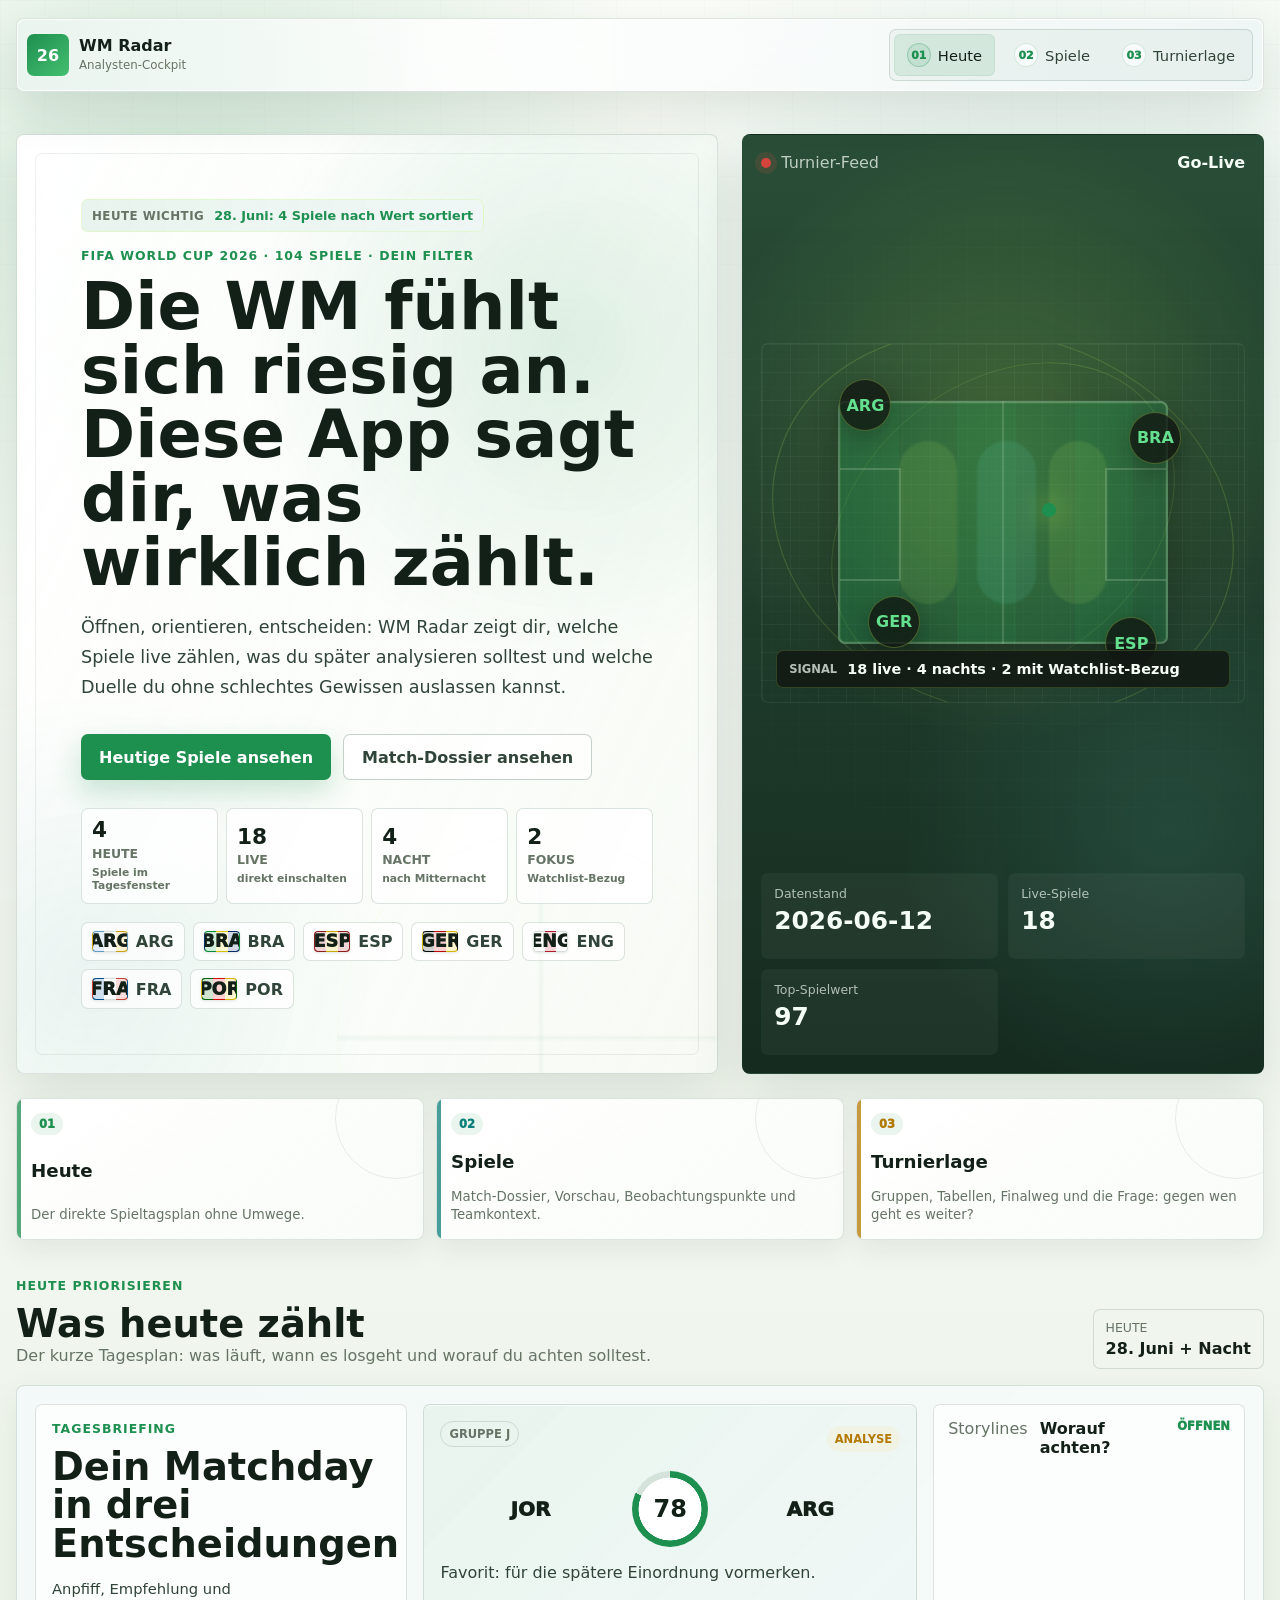
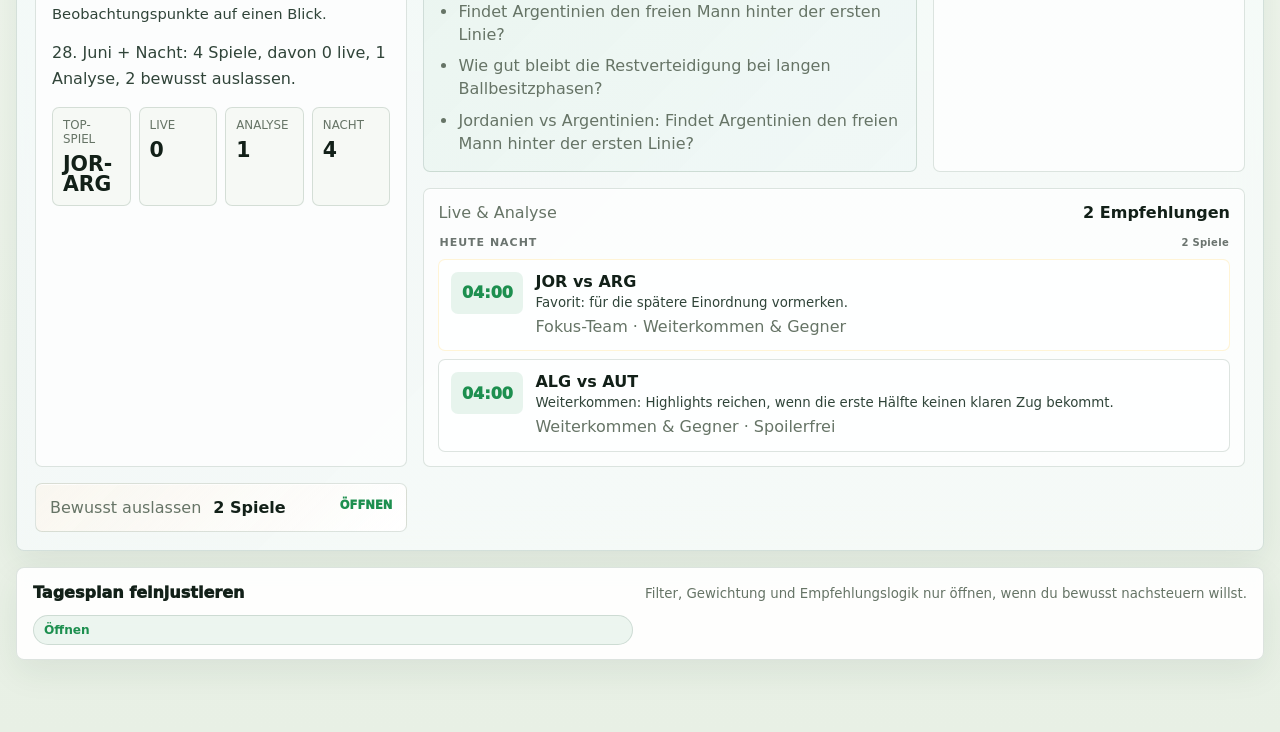
<file: index.html>
<!doctype html>
<html lang="de">
  <head>
    <meta charset="utf-8" />
    <meta name="viewport" content="width=device-width, initial-scale=1" />
    <meta
      name="description"
      content="WM Radar 26 ist ein persönliches Analysten-Cockpit für die FIFA Fussball-Weltmeisterschaft 2026."
    />
    <meta name="theme-color" content="#f4f8f2" />
    <title>WM Radar 26</title>
    <link rel="manifest" href="./manifest.json" />
    <link rel="stylesheet" href="./styles.css?v=20260612-results" />
  </head>
  <body>
    <div class="app-shell">
      <header class="topbar">
        <a class="brand" href="#top" aria-label="WM Radar 26 Startseite">
          <span class="brand-mark">26</span>
          <span>
            <strong>WM Radar</strong>
            <small>Analysten-Cockpit</small>
          </span>
        </a>

        <nav class="main-nav" aria-label="Hauptnavigation">
          <a href="#matches" data-zone="01">Heute</a>
          <a href="#matchList" data-zone="02">Spiele</a>
          <a href="#tournament" data-zone="03">Turnierlage</a>
        </nav>
      </header>

      <main id="top">
        <section class="hero-grid" aria-labelledby="heroTitle">
          <div class="hero-copy">
            <div class="hero-mission-strip" aria-label="Turnierlage">
              <span>Heute wichtig</span>
              <strong id="heroMission">Briefing wird kalibriert</strong>
            </div>
            <p class="eyebrow">FIFA World Cup 2026 · 104 Spiele · Dein Filter</p>
            <h1 id="heroTitle">Die WM fühlt sich riesig an. Diese App sagt dir, was wirklich zählt.</h1>
            <p class="hero-text">
              Öffnen, orientieren, entscheiden: WM Radar zeigt dir, welche Spiele live zählen, was du später
              analysieren solltest und welche Duelle du ohne schlechtes Gewissen auslassen kannst.
            </p>

            <div class="hero-actions" aria-label="Schnellzugriffe">
          <a class="primary-action" href="#matches">Heutige Spiele ansehen</a>
          <a class="secondary-action" href="#dossier">Match-Dossier ansehen</a>
            </div>

            <div class="hero-status-rail" aria-label="Live-Status" id="heroStatusRail"></div>

            <div class="focus-strip" aria-label="Fokus-Teams" id="focusTeams"></div>
          </div>

          <aside class="control-room" aria-label="WM Kontrollraum">
            <div class="control-header">
              <span class="live-dot"></span>
              <span>Turnier-Feed</span>
              <strong>Go-Live</strong>
            </div>
            <div class="match-orbit" aria-hidden="true">
              <div class="orbit-line orbit-line-a"></div>
              <div class="orbit-line orbit-line-b"></div>
              <div class="orbit-node node-a">ARG</div>
              <div class="orbit-node node-b">BRA</div>
              <div class="orbit-node node-c">GER</div>
              <div class="orbit-node node-d">ESP</div>
              <div class="mini-pitch">
                <span class="lane lane-left"></span>
                <span class="lane lane-center"></span>
                <span class="lane lane-right"></span>
                <span class="ball"></span>
              </div>
              <div class="orbit-feed">
                <span>Signal</span>
                <strong id="orbitSignal">Topspiel wird berechnet</strong>
              </div>
            </div>
            <div class="control-stats" id="controlStats"></div>
          </aside>
        </section>

        <section class="orientation-map" aria-label="App-Bereiche">
          <a class="orientation-card today" href="#matches">
            <span>01</span>
            <strong>Heute</strong>
            <small>Der direkte Spieltagsplan ohne Umwege.</small>
          </a>
          <a class="orientation-card games" href="#matchList">
            <span>02</span>
            <strong>Spiele</strong>
            <small>Match-Dossier, Vorschau, Beobachtungspunkte und Teamkontext.</small>
          </a>
          <a class="orientation-card tournament" href="#tournament">
            <span>03</span>
            <strong>Turnierlage</strong>
            <small>Gruppen, Tabellen, Finalweg und die Frage: gegen wen geht es weiter?</small>
          </a>
        </section>

        <div class="view-panel" data-view="today" id="view-today">
        <section class="section-head" id="matches" aria-labelledby="matchesTitle">
          <div>
            <p class="eyebrow">Heute priorisieren</p>
            <h2 id="matchesTitle">Was heute zählt</h2>
            <p>Der kurze Tagesplan: was läuft, wann es losgeht und worauf du achten solltest.</p>
          </div>
          <div class="date-chip" id="activeDateChip">
            <span>Heute</span>
            <strong>Wird geladen …</strong>
          </div>
        </section>

        <section class="command-center" id="commandCenter" aria-labelledby="commandCenterTitle">
          <div class="command-hero">
            <p class="eyebrow">Tagesbriefing</p>
            <h2 id="commandCenterTitle">Dein Matchday in drei Entscheidungen</h2>
            <p class="section-note">Anpfiff, Empfehlung und Beobachtungspunkte auf einen Blick.</p>
            <p id="dailyBriefingText">Briefing wird geladen.</p>
            <div class="command-metrics" id="commandMetrics"></div>
          </div>

          <div class="top-match-card" id="topMatchCard"></div>

          <details class="storyline-card command-detail">
            <summary class="panel-title">
              <span>Storylines</span>
              <strong>Worauf achten?</strong>
            </summary>
            <div class="storyline-list" id="matchdayStorylines"></div>
          </details>

          <div class="watch-plan-card">
            <div class="panel-title">
              <span>Live & Analyse</span>
              <strong id="watchPlanCount">0 Empfehlungen</strong>
            </div>
            <div class="watch-plan" id="watchPlan"></div>
          </div>

          <details class="skip-card command-detail">
            <summary class="panel-title">
              <span>Bewusst auslassen</span>
              <strong id="skipPlanCount">0 Spiele</strong>
            </summary>
            <div class="skip-list" id="skipPlan"></div>
          </details>

        </section>

        <details class="matchday-tools">
          <summary>
            <span>Tagesplan feinjustieren</span>
            <small>Filter, Gewichtung und Empfehlungslogik nur öffnen, wenn du bewusst nachsteuern willst.</small>
          </summary>

          <section class="dashboard-grid">
            <div class="today-panel" aria-label="Tageszusammenfassung">
              <div class="panel-title">
                <span>Heute</span>
                <strong id="summaryLine">0 Spiele</strong>
              </div>
              <div class="summary-grid" id="summaryGrid"></div>
            </div>

            <div class="filters" aria-label="Zeit- und Kontextfilter" id="filters"></div>
          </section>

          <section class="score-lab" aria-labelledby="scoreLabTitle">
            <div>
              <p class="eyebrow">Deine Gewichtung</p>
              <h2 id="scoreLabTitle">Feinjustierung</h2>
              <p id="scoreExplainer">
                Der Spielwert priorisiert, was du live sehen solltest: sportliche Bedeutung, Taktikwert,
                Attraktivität, Fokus-Team-Bezug, Surprise-Potenzial und Uhrzeit.
              </p>
            </div>
            <div class="score-controls" id="scoreControls"></div>
            <div class="score-impact" id="scoreImpact" aria-live="polite"></div>
            <div class="category-filters" aria-label="Empfehlungsfilter" id="categoryFilters"></div>
          </section>
        </details>
        </div>

        <div class="view-panel" data-view="games" id="view-games" hidden>
        <section class="zone-divider games" id="games" aria-label="Bereich Spiele">
          <span>02</span>
          <div>
            <p class="eyebrow">Spiele verstehen</p>
            <h2>Vom Spielplan zum echten Tagesplan</h2>
            <p>Wähle zuerst ein Spiel: Liste, Dossier und Beobachtungspunkte stehen direkt vorne.</p>
          </div>
          <nav aria-label="Spiele Schnellzugriffe">
            <a href="#dossier">Dossier</a>
            <a href="#teamLab">Teams</a>
            <a href="#keyFigures">Figuren</a>
            <a href="#radar">Radar</a>
          </nav>
        </section>

        <section class="match-layout" aria-label="Spielauswahl und Dossier">
          <div class="match-list" id="matchList"></div>

          <article class="dossier" id="dossier" aria-live="polite">
            <div class="dossier-top">
              <div>
                <p class="eyebrow">Match-Dossier</p>
                <h2 id="dossierTitle">Spiel auswählen</h2>
              </div>
              <div class="score-ring" id="dossierScore" style="--score: 0">
                <span>0</span>
              </div>
            </div>

            <div class="dossier-meta" id="dossierMeta"></div>

            <div class="insight-grid" id="insightGrid"></div>
          </article>
        </section>

        <section class="team-lab-section" id="teamLab" aria-labelledby="teamLabTitle">
          <div class="section-head compact">
            <div>
              <p class="eyebrow">Teamprofile</p>
              <h2 id="teamLabTitle">Team-Briefings</h2>
            </div>
            <p>
              Fokus-Teams und Surprise-Kandidaten als taktische Arbeitskarten: Rollen, Stärken, Schwächen und
              konkrete Watch-Cues für den Spieltag.
            </p>
          </div>
          <div class="team-lab-grid" id="teamLabGrid"></div>
        </section>

        <section class="key-figures-section" id="keyFigures" aria-labelledby="keyFiguresTitle">
          <div class="section-head compact">
            <div>
              <p class="eyebrow">Schlüsselfiguren</p>
              <h2 id="keyFiguresTitle">Menschen, die das Turnier prägen</h2>
            </div>
            <p>
              Trainer, Leader, Taktikspieler, Druckspieler und mögliche Entdeckungen: Erwartung vor dem Turnier,
              konkrete Watch-Cues und Entwicklung im Verlauf.
            </p>
          </div>
          <div class="key-figures-grid" id="keyFiguresGrid"></div>
        </section>

        <section class="radar-section" id="radar" aria-labelledby="radarTitle">
          <div class="section-head compact">
            <div>
              <p class="eyebrow">Nicht verpassen</p>
              <h2 id="radarTitle">Surprise Radar</h2>
            </div>
            <p>
              Teams, die nicht nur überraschen könnten, sondern auch nach Daten und Stil einen echten Grund liefern.
            </p>
          </div>
          <div class="radar-grid" id="surpriseRadar"></div>
        </section>
        </div>

        <div class="view-panel" data-view="tournament" id="view-tournament" hidden>
        <section class="zone-divider tournament" id="tournament" aria-label="Bereich Turnierlage">
          <span>03</span>
          <div>
            <p class="eyebrow">Turnierlage</p>
            <h2>Wer kommt weiter und gegen wen?</h2>
            <p>Der Bereich für Gruppen, Tabellen, Drittplatzierte und den Weg ins Finale.</p>
          </div>
          <nav aria-label="Turnierlage Schnellzugriffe">
            <a href="#tournamentSnapshot">Überblick</a>
            <a href="#groupPaths">Gruppen</a>
            <a href="#standings">Tabellen</a>
            <a href="#bracket">Finalweg</a>
          </nav>
        </section>

        <section class="tournament-snapshot-section" id="tournamentSnapshot" aria-labelledby="tournamentSnapshotTitle">
          <div class="section-head compact">
            <div>
              <p class="eyebrow">Schnellbild</p>
              <h2 id="tournamentSnapshotTitle">Turnierlage auf einen Blick</h2>
            </div>
            <p>
              Eine geführte Lesart: Welche Fokus-Teams stehen gut, wo lauern Drittplatz-Risiken und welche
              Spiele verändern den Weg ins Finale?
            </p>
          </div>
          <div class="tournament-snapshot-grid" id="tournamentSnapshotGrid"></div>
        </section>

        <section class="group-path-section" id="groupPaths" aria-labelledby="groupPathTitle">
          <div class="section-head compact">
            <div>
              <p class="eyebrow">Gruppenlage</p>
              <h2 id="groupPathTitle">Gruppen & Szenarien</h2>
            </div>
            <p>
              Gruppen A-L mit Fokusmarkierung, Watch-Empfehlung und der Kernfrage: Wer kommt aktuell weiter,
              und gegen wen ginge es danach?
            </p>
          </div>
          <div class="group-path-grid" id="groupPathGrid"></div>
        </section>

        <section class="standings-section" id="standings" aria-labelledby="standingsTitle">
          <div class="section-head compact">
            <div>
              <p class="eyebrow">Ergebnisse & Tabellen</p>
              <h2 id="standingsTitle">Tabellen & Szenarien</h2>
            </div>
            <p>
              Tabellen, Drittplatzierte und K.o.-Wege reagieren auf die Ergebnisse, sobald sie in der App ankommen.
            </p>
          </div>
          <div class="standings-summary" id="standingsSummary"></div>
          <div class="standings-grid" id="standingsGrid"></div>
        </section>

        <section class="bracket-section" id="bracket" aria-labelledby="bracketTitle">
          <div class="section-head compact">
            <div>
              <p class="eyebrow">K.o.-Runden</p>
              <h2 id="bracketTitle">Der Weg ins Finale</h2>
            </div>
            <p>
              Hier siehst du, welche Wege ins Finale möglich sind, wo schwere Gegner lauern und welche
              Gruppenplatzierung plötzlich extrem wichtig wird.
            </p>
          </div>
          <div class="bracket-summary" id="bracketSummary"></div>
          <div class="bracket-grid" id="bracketGrid"></div>
        </section>
        </div>

      </main>
    </div>

    <script src="./data.js?v=20260612-results" defer></script>
    <script src="./app.js?v=20260612-results" defer></script>
  </body>
</html>
</file>
<file: styles.css>
:root {
  color-scheme: light;
  --bg: #f4f8f2;
  --bg-2: #e8f0e5;
  --panel: rgba(255, 255, 255, 0.92);
  --panel-strong: rgba(255, 255, 255, 0.98);
  --line: rgba(19, 69, 41, 0.14);
  --line-strong: rgba(19, 69, 41, 0.24);
  --text: #122018;
  --muted: #667466;
  --soft: #304439;
  --green: #119751;
  --grass: #197a43;
  --lime: #1d8f4f;
  --gold: #b47900;
  --red: #d5443c;
  --cyan: #0c817b;
  --orange: #c46113;
  --shadow: 0 20px 52px rgba(23, 60, 36, 0.13);
  --radius: 8px;
  --max: 1440px;
}

* {
  box-sizing: border-box;
}

html {
  scroll-behavior: smooth;
}

body {
  margin: 0;
  min-height: 100vh;
  background:
    radial-gradient(circle at 15% 8%, rgba(29, 143, 79, 0.16), transparent 30rem),
    radial-gradient(circle at 82% 12%, rgba(12, 129, 123, 0.1), transparent 28rem),
    linear-gradient(180deg, #fbfdf8 0%, #f2f7ef 46%, #e8f0e5 100%);
  color: var(--text);
  font-family:
    Inter, ui-sans-serif, system-ui, -apple-system, BlinkMacSystemFont, "Segoe UI", sans-serif;
}

body::after {
  content: "";
  position: fixed;
  inset: auto 0 0;
  height: 40vh;
  pointer-events: none;
  background: linear-gradient(to top, rgba(244, 248, 242, 0.92), transparent);
  z-index: -1;
}

body::before {
  content: "";
  position: fixed;
  inset: 0;
  pointer-events: none;
  background-image:
    linear-gradient(rgba(19, 69, 41, 0.045) 1px, transparent 1px),
    linear-gradient(90deg, rgba(19, 69, 41, 0.045) 1px, transparent 1px);
  background-size: 44px 44px;
  mask-image: linear-gradient(to bottom, rgba(0, 0, 0, 0.38), transparent 78%);
}

a {
  color: inherit;
  text-decoration: none;
}

section,
article[id] {
  scroll-margin-top: 104px;
}

button {
  font: inherit;
}

.app-shell {
  width: min(var(--max), calc(100% - 32px));
  margin: 0 auto;
  padding: 18px 0 56px;
}

.topbar {
  position: sticky;
  top: 12px;
  z-index: 20;
  display: flex;
  align-items: center;
  justify-content: space-between;
  gap: 16px;
  padding: 10px;
  background: rgba(255, 255, 255, 0.82);
  border: 1px solid var(--line);
  border-radius: var(--radius);
  backdrop-filter: blur(20px);
  box-shadow: 0 18px 46px rgba(23, 60, 36, 0.12);
}

.topbar::before {
  content: "";
  position: absolute;
  inset: 1px;
  pointer-events: none;
  border-radius: calc(var(--radius) - 1px);
  background: linear-gradient(90deg, rgba(29, 143, 79, 0.1), transparent 36%, rgba(12, 129, 123, 0.08));
  opacity: 0.75;
}

.brand {
  display: inline-flex;
  align-items: center;
  gap: 10px;
  min-width: max-content;
  position: relative;
  z-index: 1;
}

.brand-mark {
  display: grid;
  width: 42px;
  height: 42px;
  place-items: center;
  border-radius: 7px;
  background:
    linear-gradient(140deg, #1d8f4f, #45bf70),
    #1d8f4f;
  color: #ffffff;
  font-weight: 900;
  letter-spacing: 0;
}

.brand strong,
.brand small {
  display: block;
}

.brand strong {
  line-height: 1;
}

.brand small {
  margin-top: 4px;
  color: var(--muted);
  font-size: 0.74rem;
}

.main-nav {
  display: flex;
  align-items: center;
  gap: 6px;
  min-width: 0;
  padding: 4px;
  border: 1px solid var(--line);
  border-radius: 7px;
  background: rgba(19, 69, 41, 0.035);
  position: relative;
  z-index: 1;
}

.main-nav a {
  display: inline-flex;
  align-items: center;
  gap: 7px;
  padding: 9px 13px;
  border-radius: 6px;
  color: var(--soft);
  font-size: 0.92rem;
  transition:
    color 160ms ease,
    background 160ms ease,
    transform 160ms ease;
}

.main-nav a::before {
  content: attr(data-zone);
  display: inline-grid;
  width: 22px;
  height: 22px;
  place-items: center;
  border: 1px solid rgba(29, 143, 79, 0.16);
  border-radius: 999px;
  background: rgba(255, 255, 255, 0.66);
  color: var(--lime);
  font-size: 0.68rem;
  font-weight: 950;
}

.main-nav a:hover {
  background: rgba(29, 143, 79, 0.09);
  color: var(--text);
  transform: translateY(-1px);
}

.main-nav a:hover::before,
.main-nav a.is-active::before {
  border-color: rgba(29, 143, 79, 0.28);
  background: rgba(29, 143, 79, 0.1);
}

.main-nav a.is-active {
  background: rgba(29, 143, 79, 0.11);
  color: var(--text);
  box-shadow: inset 0 0 0 1px rgba(29, 143, 79, 0.08);
}

.hero-grid {
  display: grid;
  grid-template-columns: minmax(0, 1.05fr) minmax(360px, 0.78fr);
  gap: 24px;
  align-items: stretch;
  padding: 42px 0 24px;
}

.hero-copy {
  min-height: 540px;
  display: flex;
  flex-direction: column;
  justify-content: center;
  padding: clamp(28px, 5vw, 64px);
  border: 1px solid var(--line);
  border-radius: var(--radius);
  background:
    radial-gradient(circle at 78% 22%, rgba(29, 143, 79, 0.13), transparent 20rem),
    radial-gradient(circle at 10% 90%, rgba(12, 129, 123, 0.08), transparent 18rem),
    linear-gradient(115deg, rgba(255, 255, 255, 0.98), rgba(247, 251, 245, 0.86)),
    repeating-linear-gradient(90deg, rgba(29, 143, 79, 0.035) 0 1px, transparent 1px 68px);
  box-shadow: var(--shadow);
  overflow: hidden;
  position: relative;
}

.hero-copy > * {
  position: relative;
  z-index: 1;
}

.hero-copy::after {
  content: "";
  position: absolute;
  right: -4%;
  bottom: -18%;
  width: 58%;
  aspect-ratio: 1;
  border: 1px solid rgba(196, 255, 95, 0.18);
  border-radius: 50%;
  background:
    linear-gradient(90deg, transparent 49%, rgba(29, 143, 79, 0.14) 50%, transparent 51%),
    linear-gradient(transparent 49%, rgba(29, 143, 79, 0.14) 50%, transparent 51%);
  opacity: 0.34;
}

.hero-copy::before {
  content: "";
  position: absolute;
  inset: 18px;
  pointer-events: none;
  border: 1px solid rgba(19, 69, 41, 0.08);
  border-radius: 7px;
}

.hero-mission-strip {
  width: max-content;
  max-width: 100%;
  display: inline-flex;
  align-items: center;
  gap: 10px;
  margin-bottom: 16px;
  padding: 8px 10px;
  border: 1px solid rgba(196, 255, 95, 0.24);
  border-radius: 7px;
  background:
    linear-gradient(90deg, rgba(29, 143, 79, 0.1), rgba(12, 129, 123, 0.055)),
    rgba(255, 255, 255, 0.8);
  color: var(--muted);
  font-size: 0.74rem;
  font-weight: 900;
  letter-spacing: 0.04em;
  text-transform: uppercase;
}

.hero-mission-strip strong {
  color: var(--lime);
  font-size: 0.8rem;
  letter-spacing: 0;
  text-transform: none;
}

.eyebrow {
  margin: 0 0 12px;
  color: var(--lime);
  font-size: 0.78rem;
  font-weight: 800;
  letter-spacing: 0.08em;
  text-transform: uppercase;
}

h1,
h2,
h3,
p {
  margin-top: 0;
}

h1 {
  max-width: 780px;
  margin-bottom: 18px;
  font-size: clamp(3rem, 5.1vw, 4.8rem);
  line-height: 0.98;
  letter-spacing: 0;
}

h2 {
  margin-bottom: 0;
  font-size: clamp(1.7rem, 3vw, 3.1rem);
  line-height: 1;
  letter-spacing: 0;
}

h3 {
  letter-spacing: 0;
}

.hero-text {
  max-width: 760px;
  color: var(--soft);
  font-size: 1.1rem;
  line-height: 1.7;
  position: relative;
  z-index: 1;
}

.hero-actions {
  display: flex;
  flex-wrap: wrap;
  gap: 12px;
  margin: 14px 0 28px;
  position: relative;
  z-index: 1;
}

.hero-status-rail {
  display: grid;
  grid-template-columns: repeat(4, minmax(0, 1fr));
  gap: 8px;
  margin: 0 0 18px;
  position: relative;
  z-index: 1;
}

.hero-status-rail span {
  min-height: 70px;
  display: grid;
  align-content: center;
  gap: 5px;
  padding: 10px;
  border: 1px solid var(--line);
  border-radius: 7px;
  background: rgba(255, 255, 255, 0.78);
  color: var(--muted);
  font-size: 0.78rem;
  font-weight: 800;
  text-transform: uppercase;
  position: relative;
  overflow: hidden;
}

.hero-status-rail span::before {
  content: "";
  position: absolute;
  inset: 0;
  background: linear-gradient(135deg, rgba(29, 143, 79, 0.1), transparent 54%);
  opacity: 0;
  transition: opacity 180ms ease;
}

.hero-status-rail span:hover::before {
  opacity: 1;
}

.hero-status-rail strong {
  color: var(--text);
  font-size: 1.35rem;
  line-height: 1;
}

.hero-status-rail small {
  color: var(--muted);
  font-size: 0.67rem;
  font-weight: 700;
  line-height: 1.25;
  text-transform: none;
}

.primary-action,
.secondary-action {
  display: inline-flex;
  align-items: center;
  min-height: 46px;
  padding: 0 18px;
  border-radius: 7px;
  font-weight: 800;
}

.primary-action {
  background: var(--lime);
  color: #ffffff;
  box-shadow: 0 12px 28px rgba(29, 143, 79, 0.22);
}

.secondary-action {
  border: 1px solid var(--line-strong);
  background: rgba(255, 255, 255, 0.74);
  color: var(--soft);
}

.focus-strip {
  display: flex;
  flex-wrap: wrap;
  gap: 8px;
  position: relative;
  z-index: 1;
}

.team-chip {
  display: inline-flex;
  align-items: center;
  gap: 8px;
  padding: 8px 10px;
  border: 1px solid var(--line);
  border-radius: 7px;
  background: rgba(255, 255, 255, 0.74);
  color: var(--soft);
  font-weight: 700;
}

.team-chip span {
  font-size: 1.1rem;
}

.control-room {
  min-height: 560px;
  display: flex;
  flex-direction: column;
  justify-content: space-between;
  gap: 18px;
  padding: 18px;
  border: 1px solid var(--line);
  border-radius: var(--radius);
  background:
    radial-gradient(circle at 50% 32%, rgba(196, 255, 95, 0.18), transparent 19rem),
    radial-gradient(circle at 82% 74%, rgba(105, 227, 208, 0.12), transparent 17rem),
    linear-gradient(180deg, rgba(28, 66, 42, 0.94), rgba(11, 34, 22, 0.96));
  box-shadow: var(--shadow);
  position: relative;
  overflow: hidden;
  color: #f6fff7;
}

.control-room::before {
  content: "";
  position: absolute;
  inset: 0;
  pointer-events: none;
  background:
    linear-gradient(rgba(255, 255, 255, 0.035) 1px, transparent 1px),
    linear-gradient(90deg, rgba(255, 255, 255, 0.035) 1px, transparent 1px);
  background-size: 28px 28px;
  mask-image: radial-gradient(circle at 50% 42%, rgba(0, 0, 0, 0.86), transparent 76%);
}

.control-header {
  display: flex;
  align-items: center;
  gap: 10px;
  color: rgba(246, 255, 247, 0.72);
  position: relative;
  z-index: 1;
}

.control-header strong {
  margin-left: auto;
  color: #f6fff7;
}

.live-dot {
  width: 10px;
  height: 10px;
  border-radius: 50%;
  background: var(--red);
  box-shadow: 0 0 0 6px rgba(255, 95, 87, 0.12);
  animation: pulse 1.7s ease-in-out infinite;
}

.match-orbit {
  min-height: 360px;
  position: relative;
  display: grid;
  place-items: center;
  overflow: hidden;
  border-radius: 7px;
  background:
    radial-gradient(circle at center, rgba(196, 255, 95, 0.08), transparent 58%),
    linear-gradient(90deg, rgba(255, 255, 255, 0.04) 1px, transparent 1px),
    linear-gradient(rgba(255, 255, 255, 0.04) 1px, transparent 1px);
  background-size: auto, 28px 28px, 28px 28px;
  border: 1px solid rgba(218, 240, 216, 0.08);
}

.orbit-line {
  position: absolute;
  width: 78%;
  aspect-ratio: 1;
  border: 1px solid rgba(196, 255, 95, 0.16);
  border-radius: 50%;
}

.orbit-line-a {
  transform: rotate(18deg) scaleX(1.25);
}

.orbit-line-b {
  transform: rotate(-38deg) scaleY(0.75);
}

.orbit-node {
  position: absolute;
  display: grid;
  width: 52px;
  height: 52px;
  place-items: center;
  border: 1px solid rgba(196, 255, 95, 0.28);
  border-radius: 50%;
  background: rgba(16, 20, 17, 0.76);
  color: #64e08f;
  font-weight: 900;
  box-shadow: 0 8px 28px rgba(0, 0, 0, 0.28);
  z-index: 2;
}

.node-a {
  top: 10%;
  left: 16%;
}

.node-b {
  top: 19%;
  right: 13%;
}

.node-c {
  bottom: 15%;
  left: 22%;
}

.node-d {
  right: 18%;
  bottom: 9%;
}

.mini-pitch {
  position: relative;
  width: min(78%, 330px);
  aspect-ratio: 1.36;
  border: 2px solid rgba(218, 240, 216, 0.26);
  border-radius: 7px;
  background:
    linear-gradient(90deg, transparent 49.5%, rgba(218, 240, 216, 0.24) 50%, transparent 50.5%),
    repeating-linear-gradient(90deg, rgba(31, 140, 77, 0.25) 0 18%, rgba(31, 140, 77, 0.14) 18% 36%),
    rgba(31, 140, 77, 0.18);
  box-shadow:
    inset 0 0 0 1px rgba(196, 255, 95, 0.08),
    0 18px 52px rgba(0, 0, 0, 0.3);
}

.mini-pitch::before,
.mini-pitch::after {
  content: "";
  position: absolute;
  top: 27%;
  width: 18%;
  height: 46%;
  border: 2px solid rgba(218, 240, 216, 0.2);
}

.mini-pitch::before {
  left: 0;
  border-left: 0;
}

.mini-pitch::after {
  right: 0;
  border-right: 0;
}

.lane {
  position: absolute;
  top: 16%;
  bottom: 16%;
  width: 18%;
  border-radius: 999px;
  background: rgba(196, 255, 95, 0.1);
  filter: blur(1px);
}

.lane-left {
  left: 18%;
}

.lane-center {
  left: 42%;
  background: rgba(105, 227, 208, 0.11);
}

.lane-right {
  right: 18%;
}

.ball {
  position: absolute;
  left: 62%;
  top: 42%;
  width: 14px;
  height: 14px;
  border-radius: 50%;
  background: var(--lime);
  box-shadow: 0 0 30px rgba(196, 255, 95, 0.8);
  animation: ballMove 4s ease-in-out infinite;
}

.orbit-feed {
  position: absolute;
  left: 14px;
  right: 14px;
  bottom: 14px;
  display: flex;
  align-items: center;
  gap: 10px;
  padding: 10px 12px;
  border: 1px solid rgba(196, 255, 95, 0.18);
  border-radius: 7px;
  background: rgba(16, 20, 17, 0.76);
  backdrop-filter: blur(16px);
  z-index: 3;
}

.orbit-feed span {
  color: rgba(246, 255, 247, 0.72);
  font-size: 0.72rem;
  font-weight: 900;
  text-transform: uppercase;
}

.orbit-feed strong {
  min-width: 0;
  color: #f6fff7;
  font-size: 0.9rem;
  white-space: nowrap;
  overflow: hidden;
  text-overflow: ellipsis;
}

.control-stats {
  display: grid;
  grid-template-columns: repeat(2, 1fr);
  gap: 10px;
  position: relative;
  z-index: 1;
}

.control-stat {
  min-height: 86px;
  padding: 12px;
  border: 1px solid var(--line);
  border-radius: 7px;
  background: rgba(255, 255, 255, 0.045);
}

.control-stat span {
  display: block;
  color: rgba(246, 255, 247, 0.68);
  font-size: 0.78rem;
}

.control-stat strong {
  display: block;
  margin-top: 8px;
  font-size: 1.55rem;
  line-height: 1;
  color: #f6fff7;
}

.orientation-map {
  display: grid;
  grid-template-columns: repeat(3, minmax(0, 1fr));
  gap: 12px;
  margin: 0 0 10px;
}

.orientation-card {
  min-height: 142px;
  display: grid;
  align-content: space-between;
  gap: 12px;
  padding: 14px;
  border: 1px solid var(--line);
  border-radius: var(--radius);
  background:
    linear-gradient(145deg, rgba(255, 255, 255, 0.96), rgba(247, 251, 245, 0.82)),
    var(--panel);
  box-shadow: 0 10px 26px rgba(23, 60, 36, 0.07);
  position: relative;
  overflow: hidden;
  transition:
    transform 160ms ease,
    border-color 160ms ease,
    box-shadow 160ms ease;
}

.orientation-card::before {
  content: "";
  position: absolute;
  inset: 0 auto 0 0;
  width: 4px;
  background: var(--lime);
  opacity: 0.76;
}

.orientation-card::after {
  content: "";
  position: absolute;
  right: -34px;
  top: -42px;
  width: 120px;
  height: 120px;
  border: 1px solid currentColor;
  border-radius: 50%;
  opacity: 0.08;
}

.orientation-card:hover {
  border-color: var(--line-strong);
  box-shadow: 0 16px 34px rgba(23, 60, 36, 0.1);
  transform: translateY(-2px);
}

.view-panel {
  display: block;
}

.view-panel[hidden] {
  display: none;
}

.orientation-card span {
  width: max-content;
  padding: 4px 8px;
  border-radius: 999px;
  background: rgba(29, 143, 79, 0.09);
  color: var(--lime);
  font-size: 0.72rem;
  font-weight: 950;
}

.orientation-card strong {
  display: block;
  color: var(--text);
  font-size: 1.14rem;
}

.orientation-card small {
  color: var(--muted);
  line-height: 1.4;
}

.orientation-card.games::before,
.zone-divider.games > span {
  background: var(--cyan);
}

.orientation-card.games span,
.zone-divider.games .eyebrow,
.zone-divider.games nav a {
  color: var(--cyan);
}

.orientation-card.tournament::before,
.zone-divider.tournament > span {
  background: var(--gold);
}

.orientation-card.tournament span,
.zone-divider.tournament .eyebrow,
.zone-divider.tournament nav a {
  color: var(--gold);
}

.orientation-card.analysis::before,
.zone-divider.analysis > span {
  background: var(--orange);
}

.orientation-card.analysis span,
.zone-divider.analysis .eyebrow,
.zone-divider.analysis nav a {
  color: var(--orange);
}

.section-head {
  display: flex;
  justify-content: space-between;
  align-items: end;
  gap: 24px;
  padding: 28px 0 16px;
}

.section-head.compact {
  align-items: center;
}

.section-head p:not(.eyebrow) {
  max-width: 640px;
  margin: 0;
  color: var(--muted);
  line-height: 1.6;
}

.section-note {
  margin: 6px 0 12px;
  color: var(--muted);
  font-size: 0.92rem;
  line-height: 1.45;
}

.zone-divider {
  display: grid;
  grid-template-columns: auto minmax(0, 1fr) auto;
  gap: 16px;
  align-items: center;
  margin: 28px 0 14px;
  padding: 16px;
  border: 1px solid var(--line);
  border-radius: var(--radius);
  background:
    linear-gradient(135deg, rgba(255, 255, 255, 0.96), rgba(247, 251, 245, 0.84)),
    var(--panel);
  box-shadow: 0 12px 30px rgba(23, 60, 36, 0.08);
}

.zone-divider > span {
  display: grid;
  width: 52px;
  height: 52px;
  place-items: center;
  border-radius: 7px;
  background: var(--lime);
  color: #ffffff;
  font-size: 1.05rem;
  font-weight: 950;
}

.zone-divider h2 {
  margin: 0;
}

.zone-divider p:not(.eyebrow) {
  max-width: 760px;
  margin: 6px 0 0;
  color: var(--muted);
  line-height: 1.45;
}

.zone-divider nav {
  display: flex;
  flex-wrap: wrap;
  justify-content: end;
  gap: 7px;
}

.zone-divider nav a {
  padding: 7px 10px;
  border: 1px solid var(--line);
  border-radius: 999px;
  background: rgba(255, 255, 255, 0.72);
  color: var(--lime);
  font-size: 0.78rem;
  font-weight: 900;
}

.date-chip {
  min-width: max-content;
  padding: 10px 12px;
  border: 1px solid var(--line);
  border-radius: 7px;
  background: rgba(255, 255, 255, 0.045);
}

.date-chip span,
.date-chip strong {
  display: block;
}

.date-chip span {
  margin-bottom: 4px;
  color: var(--muted);
  font-size: 0.78rem;
  text-transform: uppercase;
}

.dashboard-grid {
  display: grid;
  grid-template-columns: minmax(0, 1fr) minmax(320px, 0.72fr);
  gap: 16px;
  margin-bottom: 16px;
}

.today-panel,
.filters,
.command-center,
.matchday-tools,
.score-lab,
.dossier,
.group-path-section,
.team-lab-section,
.key-figures-section,
.radar-section,
.sources-section {
  border: 1px solid var(--line);
  border-radius: var(--radius);
  background: var(--panel);
  backdrop-filter: blur(18px);
  box-shadow: 0 12px 34px rgba(23, 60, 36, 0.08);
}

.today-panel {
  padding: 16px;
}

.matchday-tools {
  margin-bottom: 16px;
  overflow: hidden;
}

.matchday-tools > summary {
  display: grid;
  grid-template-columns: minmax(0, 1fr) auto;
  gap: 12px;
  align-items: center;
  padding: 14px 16px;
  cursor: pointer;
  color: var(--text);
  list-style: none;
}

.matchday-tools > summary::-webkit-details-marker {
  display: none;
}

.matchday-tools > summary::after {
  content: "Öffnen";
  padding: 7px 10px;
  border: 1px solid var(--line);
  border-radius: 999px;
  background: rgba(29, 143, 79, 0.08);
  color: var(--lime);
  font-size: 0.76rem;
  font-weight: 900;
}

.matchday-tools[open] > summary::after {
  content: "Schließen";
}

.matchday-tools > summary span,
.matchday-tools > summary small {
  display: block;
}

.matchday-tools > summary span {
  font-weight: 950;
}

.matchday-tools > summary small {
  margin-top: 3px;
  color: var(--muted);
  line-height: 1.4;
}

.matchday-tools .dashboard-grid,
.matchday-tools .score-lab {
  margin: 0 16px 16px;
}

.command-center {
  display: grid;
  grid-template-columns: minmax(280px, 0.86fr) minmax(320px, 1.14fr) minmax(260px, 0.72fr);
  gap: 16px;
  margin-bottom: 16px;
  padding: 18px;
  background:
    linear-gradient(135deg, rgba(12, 129, 123, 0.045), rgba(29, 143, 79, 0.04)),
    var(--panel);
}

.command-hero,
.top-match-card,
.storyline-card,
.watch-plan-card,
.skip-card {
  border: 1px solid var(--line);
  border-radius: 7px;
  background: rgba(255, 255, 255, 0.76);
  box-shadow: inset 0 1px 0 rgba(255, 255, 255, 0.72);
}

.command-hero,
.top-match-card {
  min-height: 268px;
  padding: 16px;
}

.command-hero {
  grid-row: span 2;
}

.command-hero p:not(.eyebrow) {
  margin: 14px 0;
  color: var(--soft);
  line-height: 1.65;
}

.command-metrics {
  display: grid;
  grid-template-columns: repeat(4, 1fr);
  gap: 8px;
}

.command-metric {
  padding: 10px;
  border: 1px solid var(--line);
  border-radius: 7px;
  background: rgba(244, 248, 242, 0.78);
  transition:
    transform 160ms ease,
    border-color 160ms ease;
}

.command-metric:hover {
  transform: translateY(-1px);
  border-color: rgba(196, 255, 95, 0.28);
}

.command-metric span {
  display: block;
  color: var(--muted);
  font-size: 0.74rem;
  text-transform: uppercase;
}

.command-metric strong {
  display: block;
  margin-top: 8px;
  font-size: 1.28rem;
  line-height: 1;
}

.top-match-card {
  display: grid;
  gap: 14px;
  background:
    linear-gradient(135deg, rgba(29, 143, 79, 0.09), rgba(12, 129, 123, 0.055)),
    rgba(255, 255, 255, 0.84);
}

.top-match-header {
  display: flex;
  justify-content: space-between;
  gap: 10px;
  align-items: center;
}

.top-match-main {
  display: grid;
  grid-template-columns: minmax(0, 1fr) auto minmax(0, 1fr);
  gap: 12px;
  align-items: center;
  text-align: center;
}

.top-match-main span {
  display: inline-flex;
  align-items: center;
  justify-content: center;
  gap: 8px;
  font-size: 1.25rem;
  font-weight: 950;
}

.top-match-main strong {
  display: grid;
  width: 76px;
  height: 76px;
  place-items: center;
  border-radius: 50%;
  background:
    radial-gradient(circle at center, #ffffff 0 58%, transparent 59%),
    conic-gradient(var(--lime) 82%, rgba(19, 69, 41, 0.11) 0);
  color: var(--text);
  font-size: 1.5rem;
}

.top-match-card p {
  margin: 0;
  color: var(--soft);
  line-height: 1.55;
}

.storyline-card,
.watch-plan-card,
.skip-card {
  padding: 14px;
}

.watch-plan-card {
  grid-column: span 2;
}

.command-detail > summary {
  cursor: pointer;
  list-style: none;
}

.command-detail > summary::-webkit-details-marker {
  display: none;
}

.command-detail > summary::after {
  content: "Öffnen";
  margin-left: auto;
  color: var(--lime);
  font-size: 0.72rem;
  font-weight: 950;
  text-transform: uppercase;
}

.command-detail[open] > summary::after {
  content: "Schließen";
}

.command-detail:not([open]) > summary {
  margin-bottom: 0;
}

.storyline-list,
.skip-list {
  display: grid;
  gap: 8px;
}

.storyline-item,
.skip-item {
  width: 100%;
  display: grid;
  gap: 5px;
  padding: 11px;
  border: 1px solid var(--line);
  border-radius: 7px;
  background: rgba(255, 255, 255, 0.72);
  color: var(--text);
  cursor: pointer;
  text-align: left;
}

.storyline-item:hover,
.skip-item:hover {
  border-color: rgba(29, 143, 79, 0.28);
  background: rgba(255, 255, 255, 0.96);
}

.storyline-item span {
  color: var(--lime);
  font-size: 0.72rem;
  font-weight: 950;
  text-transform: uppercase;
}

.storyline-item.analysis span {
  color: var(--gold);
}

.storyline-item.highlights span {
  color: var(--cyan);
}

.storyline-item small,
.skip-item small {
  color: var(--muted);
  line-height: 1.38;
}

.skip-card {
  background:
    linear-gradient(135deg, rgba(180, 121, 0, 0.055), rgba(255, 255, 255, 0.72)),
    rgba(255, 255, 255, 0.82);
}

.skip-item {
  grid-template-columns: 56px minmax(0, 0.42fr) minmax(0, 1fr);
  align-items: center;
  opacity: 0.9;
}

.skip-item span {
  color: var(--gold);
  font-weight: 950;
}

.watch-plan {
  display: grid;
  gap: 8px;
}

.watch-plan-group {
  display: grid;
  gap: 8px;
}

.watch-plan-group + .watch-plan-group {
  margin-top: 6px;
}

.watch-plan-group-title {
  display: flex;
  align-items: baseline;
  justify-content: space-between;
  gap: 8px;
  margin: 2px 1px;
  font-size: 11px;
  font-weight: 700;
  letter-spacing: 0.09em;
  text-transform: uppercase;
  opacity: 0.62;
}

.watch-plan-group-title small {
  font-size: 10px;
  font-weight: 600;
  letter-spacing: 0.03em;
  text-transform: none;
}

.watch-plan-item {
  display: grid;
  grid-template-columns: 72px minmax(0, 1fr);
  gap: 12px;
  align-items: start;
  width: 100%;
  padding: 12px;
  border: 1px solid var(--line);
  border-radius: 7px;
  background: rgba(255, 255, 255, 0.72);
  color: var(--text);
  cursor: pointer;
  text-align: left;
}

.watch-plan-item:hover {
  border-color: rgba(196, 255, 95, 0.42);
  background: rgba(255, 255, 255, 0.96);
}

.watch-plan-item.live {
  border-color: rgba(196, 255, 95, 0.34);
}

.watch-plan-item.analysis {
  border-color: rgba(255, 214, 107, 0.28);
}

.watch-plan-item.skip {
  opacity: 0.78;
}

.watch-time {
  display: grid;
  place-items: center;
  min-height: 42px;
  border-radius: 7px;
  background: rgba(29, 143, 79, 0.1);
  color: var(--lime);
  font-weight: 950;
}

.watch-fixture strong,
.watch-fixture small,
.watch-fixture em {
  display: block;
}

.watch-fixture small {
  margin-top: 4px;
  color: var(--soft);
}

.watch-fixture em {
  margin-top: 6px;
  color: var(--muted);
  font-style: normal;
  line-height: 1.4;
}

.empty-copy {
  margin: 0;
  color: var(--muted);
}

.panel-title {
  display: flex;
  justify-content: space-between;
  gap: 12px;
  margin-bottom: 12px;
  color: var(--muted);
}

.panel-title strong {
  color: var(--text);
}

.summary-grid {
  display: grid;
  grid-template-columns: repeat(4, 1fr);
  gap: 10px;
}

.summary-card {
  padding: 12px;
  border: 1px solid var(--line);
  border-radius: 7px;
  background: rgba(255, 255, 255, 0.72);
}

.summary-card span {
  color: var(--muted);
  font-size: 0.8rem;
}

.summary-card strong {
  display: block;
  margin-top: 10px;
  font-size: 1.6rem;
  line-height: 1;
}

.filters {
  display: flex;
  flex-wrap: wrap;
  align-content: center;
  gap: 8px;
  padding: 16px;
}

.filter-button {
  padding: 10px 12px;
  border: 1px solid var(--line);
  border-radius: 7px;
  background: rgba(255, 255, 255, 0.74);
  color: var(--soft);
  cursor: pointer;
}

.filter-button.active {
  border-color: rgba(196, 255, 95, 0.5);
  background: rgba(29, 143, 79, 0.12);
  color: var(--lime);
}

.score-lab {
  display: grid;
  grid-template-columns: minmax(260px, 0.72fr) minmax(0, 1.18fr);
  gap: 18px;
  align-items: start;
  margin-bottom: 16px;
  padding: 18px;
}

.score-lab p {
  margin: 12px 0 0;
  color: var(--muted);
  line-height: 1.6;
}

.score-controls {
  display: grid;
  gap: 10px;
}

.score-control {
  display: grid;
  grid-template-columns: minmax(160px, 1fr) minmax(150px, 0.88fr) 48px;
  gap: 12px;
  align-items: center;
  padding: 12px;
  border: 1px solid var(--line);
  border-radius: 7px;
  background: rgba(255, 255, 255, 0.76);
}

.score-control strong,
.score-control small,
.score-control em {
  display: block;
}

.score-control small {
  margin-top: 4px;
  color: var(--muted);
  line-height: 1.35;
}

.score-control input {
  width: 100%;
  accent-color: var(--lime);
}

.score-control em {
  color: var(--lime);
  font-style: normal;
  font-weight: 900;
  text-align: right;
}

.category-filters {
  grid-column: 1 / -1;
  display: flex;
  flex-wrap: wrap;
  gap: 8px;
  padding-top: 4px;
}

.score-impact {
  grid-column: 1 / -1;
  display: grid;
  gap: 5px;
  padding: 12px;
  border: 1px solid rgba(29, 143, 79, 0.18);
  border-radius: 7px;
  background: rgba(29, 143, 79, 0.07);
}

.score-impact span {
  color: var(--lime);
  font-size: 0.72rem;
  font-weight: 950;
  text-transform: uppercase;
}

.score-impact strong {
  color: var(--text);
}

.score-impact small {
  color: var(--muted);
  line-height: 1.4;
}

.match-layout {
  display: grid;
  grid-template-columns: minmax(320px, 0.82fr) minmax(0, 1.18fr);
  gap: 16px;
  align-items: start;
}

.match-list {
  display: grid;
  gap: 12px;
}

.match-card {
  display: grid;
  grid-template-columns: minmax(0, 1fr) auto;
  gap: 18px;
  padding: 16px;
  border: 1px solid var(--line);
  border-radius: var(--radius);
  background: rgba(255, 255, 255, 0.88);
  color: var(--text);
  cursor: pointer;
  text-align: left;
  transition:
    transform 180ms ease,
    border-color 180ms ease,
    background 180ms ease,
    box-shadow 180ms ease;
  position: relative;
  overflow: hidden;
}

.match-card::before {
  content: "";
  position: absolute;
  inset: 0 auto 0 0;
  width: 3px;
  background: rgba(196, 255, 95, 0.18);
  opacity: 0;
  transition: opacity 180ms ease;
}

.match-card.live::before {
  background: var(--lime);
}

.match-card.analysis::before {
  background: var(--gold);
}

.match-card.highlights::before {
  background: var(--cyan);
}

.match-card.skip::before {
  background: var(--red);
}

.match-card.final::before {
  background: var(--green);
}

.match-main,
.match-card-topline {
  min-width: 0;
}

.match-card-topline {
  display: flex;
  flex-wrap: wrap;
  gap: 8px;
  align-items: center;
  margin-bottom: 10px;
}

.match-card:hover,
.match-card.active {
  transform: translateY(-2px);
  border-color: rgba(196, 255, 95, 0.48);
  background: rgba(255, 255, 255, 0.98);
}

.match-card.active {
  box-shadow:
    0 16px 40px rgba(23, 60, 36, 0.12),
    0 0 0 1px rgba(29, 143, 79, 0.1);
}

.match-card:hover::before,
.match-card.active::before {
  opacity: 1;
}

.match-state {
  display: inline-flex;
  align-items: center;
  gap: 8px;
  color: var(--muted);
  font-size: 0.78rem;
  font-weight: 800;
  text-transform: uppercase;
}

.result-badge {
  display: inline-flex;
  align-items: center;
  width: max-content;
  max-width: 100%;
  min-height: 28px;
  padding: 5px 9px;
  border: 1px solid rgba(29, 143, 79, 0.24);
  border-radius: 999px;
  background: rgba(17, 151, 81, 0.1);
  color: var(--green);
  font-size: 0.78rem;
  font-weight: 950;
  line-height: 1.15;
  text-transform: uppercase;
}

.result-badge.live {
  border-color: rgba(255, 214, 107, 0.52);
  background: rgba(255, 214, 107, 0.16);
  color: #8a5a00;
}

.data-badge {
  display: inline-flex;
  width: max-content;
  margin: 0 0 10px;
  padding: 5px 8px;
  border: 1px solid var(--line);
  border-radius: 999px;
  color: var(--muted);
  font-size: 0.72rem;
  font-weight: 900;
  text-transform: uppercase;
}

.data-badge.real {
  border-color: rgba(82, 210, 115, 0.46);
  background: rgba(17, 151, 81, 0.1);
  color: var(--green);
}

.data-badge.mixed {
  border-color: rgba(255, 214, 107, 0.5);
  background: rgba(180, 121, 0, 0.1);
  color: var(--gold);
}

.data-badge.model {
  border-color: rgba(105, 227, 208, 0.48);
  background: rgba(12, 129, 123, 0.1);
  color: var(--cyan);
}

.data-badge.seed {
  border-color: rgba(255, 95, 87, 0.38);
  background: rgba(255, 95, 87, 0.1);
  color: #ff948e;
}

.state-dot {
  width: 8px;
  height: 8px;
  border-radius: 50%;
  background: var(--lime);
}

.teams {
  display: grid;
  grid-template-columns: minmax(0, 1fr) auto minmax(0, 1fr);
  align-items: center;
  gap: 10px;
  margin-bottom: 12px;
  font-weight: 900;
  font-size: 1.32rem;
}

.team-side {
  display: grid;
  grid-template-columns: auto auto;
  gap: 5px 8px;
  align-items: center;
  justify-content: start;
  min-width: 0;
}

.team-side.away {
  justify-content: end;
  text-align: right;
}

.team-side small {
  grid-column: 1 / -1;
  min-width: 0;
  overflow: hidden;
  color: var(--muted);
  font-size: 0.72rem;
  font-weight: 800;
  text-overflow: ellipsis;
  text-transform: uppercase;
  white-space: nowrap;
}

.flag-badge {
  display: inline-flex;
  width: 2.24rem;
  height: 1.36rem;
  flex: 0 0 auto;
  align-items: center;
  justify-content: center;
  place-items: center;
  border: 1px solid rgba(19, 69, 41, 0.18);
  border-radius: 4px;
  background:
    linear-gradient(90deg, var(--flag-a, #ffffff) 0 33.333%, var(--flag-b, #1d8f4f) 33.333% 66.666%, var(--flag-c, #122018) 66.666% 100%);
  box-shadow: 0 1px 3px rgba(23, 60, 36, 0.12);
  overflow: hidden;
  vertical-align: -0.16em;
}

.flag-code {
  display: inline-flex;
  align-items: center;
  justify-content: center;
  min-width: 1.62rem;
  min-height: 0.86rem;
  padding: 0 2px;
  border-radius: 3px;
  background: rgba(255, 255, 255, 0.82);
  color: #122018;
  font-size: 0.48rem;
  font-weight: 950;
  letter-spacing: 0;
}

.versus {
  color: var(--muted);
  font-size: 0.85rem;
  font-weight: 800;
}

.match-signal-strip {
  display: grid;
  grid-template-columns: repeat(3, minmax(0, 1fr));
  gap: 6px;
  margin: 0 0 12px;
}

.match-signal-strip span {
  display: grid;
  gap: 2px;
  padding: 7px 8px;
  border: 1px solid var(--line);
  border-radius: 7px;
  background: rgba(244, 248, 242, 0.72);
  color: var(--muted);
  font-size: 0.66rem;
  font-weight: 900;
  text-transform: uppercase;
}

.match-signal-strip strong {
  color: var(--text);
  font-size: 0.98rem;
  line-height: 1;
}

.match-reason {
  margin: 0;
  color: var(--soft);
  line-height: 1.5;
  display: -webkit-box;
  overflow: hidden;
  -webkit-box-orient: vertical;
  -webkit-line-clamp: 3;
}

.skip-reasons {
  margin: 8px 0 0;
  color: #ffb1ad;
  line-height: 1.45;
}

.match-tags {
  display: flex;
  flex-wrap: wrap;
  gap: 6px;
  margin-top: 12px;
}

.tag {
  padding: 5px 8px;
  border: 1px solid var(--line);
  border-radius: 999px;
  color: var(--muted);
  font-size: 0.78rem;
}

.match-score {
  display: grid;
  justify-items: center;
  align-content: start;
  gap: 10px;
  min-width: 86px;
}

.empty-state {
  padding: 18px;
  border: 1px dashed var(--line-strong);
  border-radius: var(--radius);
  background: rgba(255, 255, 255, 0.72);
}

.empty-state p {
  margin: 8px 0 0;
  color: var(--muted);
}

.score-ring {
  --score: 72;
  display: grid;
  width: 72px;
  height: 72px;
  place-items: center;
  border-radius: 50%;
  background:
    radial-gradient(circle at center, #ffffff 0 58%, transparent 59%),
    conic-gradient(var(--lime) calc(var(--score) * 1%), rgba(19, 69, 41, 0.12) 0);
  box-shadow: 0 10px 26px rgba(23, 60, 36, 0.1);
}

.score-ring span {
  font-size: 1.25rem;
  font-weight: 950;
}

.score-ring.elite {
  background:
    radial-gradient(circle at center, #ffffff 0 58%, transparent 59%),
    conic-gradient(var(--lime) calc(var(--score) * 1%), rgba(19, 69, 41, 0.12) 0);
}

.score-ring.strong {
  background:
    radial-gradient(circle at center, #ffffff 0 58%, transparent 59%),
    conic-gradient(var(--gold) calc(var(--score) * 1%), rgba(19, 69, 41, 0.12) 0);
}

.score-ring.medium {
  background:
    radial-gradient(circle at center, #ffffff 0 58%, transparent 59%),
    conic-gradient(var(--cyan) calc(var(--score) * 1%), rgba(19, 69, 41, 0.12) 0);
}

.score-ring.low {
  background:
    radial-gradient(circle at center, #ffffff 0 58%, transparent 59%),
    conic-gradient(var(--red) calc(var(--score) * 1%), rgba(19, 69, 41, 0.12) 0);
}

.watch-label {
  width: max-content;
  max-width: 120px;
  padding: 6px 8px;
  border-radius: 999px;
  background: rgba(196, 255, 95, 0.12);
  color: var(--lime);
  font-size: 0.72rem;
  font-weight: 900;
  text-align: center;
  text-transform: uppercase;
}

.watch-label.highlights {
  background: rgba(105, 227, 208, 0.12);
  color: var(--cyan);
}

.watch-label.skip {
  background: rgba(255, 95, 87, 0.11);
  color: #ff948e;
}

.watch-label.analysis {
  background: rgba(255, 214, 107, 0.12);
  color: var(--gold);
}

.watch-label.final {
  background: rgba(17, 151, 81, 0.12);
  color: var(--green);
}

.dossier {
  position: static;
  padding: 18px;
  overflow: hidden;
  background:
    linear-gradient(145deg, rgba(29, 143, 79, 0.05), rgba(12, 129, 123, 0.028)),
    var(--panel);
}

.dossier-top {
  display: flex;
  justify-content: space-between;
  gap: 18px;
  align-items: center;
  padding: 4px 0 16px;
  border-bottom: 1px solid var(--line);
}

.dossier-top h2 {
  font-size: clamp(1.7rem, 4vw, 3.4rem);
}

.dossier[data-recommendation="live"] .dossier-top {
  border-color: rgba(196, 255, 95, 0.26);
}

.dossier[data-recommendation="analysis"] .dossier-top {
  border-color: rgba(255, 214, 107, 0.24);
}

.dossier[data-recommendation="highlights"] .dossier-top {
  border-color: rgba(105, 227, 208, 0.22);
}

.dossier-meta {
  display: flex;
  flex-wrap: wrap;
  gap: 8px;
  margin: 12px 0 16px;
}

.meta-pill {
  padding: 7px 9px;
  border: 1px solid var(--line);
  border-radius: 999px;
  color: var(--muted);
  font-size: 0.82rem;
}

.insight-grid {
  display: grid;
  grid-template-columns: repeat(2, 1fr);
  gap: 12px;
  margin-top: 14px;
}

.dossier-depth {
  grid-column: 1 / -1;
  border: 1px solid var(--line);
  border-radius: 7px;
  background: rgba(255, 255, 255, 0.68);
  overflow: hidden;
}

.dossier-depth > summary {
  display: grid;
  grid-template-columns: minmax(0, 1fr) auto;
  gap: 12px;
  align-items: center;
  padding: 13px 14px;
  cursor: pointer;
  list-style: none;
}

.dossier-depth > summary::-webkit-details-marker {
  display: none;
}

.dossier-depth > summary::after {
  content: "Öffnen";
  padding: 7px 10px;
  border: 1px solid var(--line);
  border-radius: 999px;
  background: rgba(12, 129, 123, 0.08);
  color: var(--cyan);
  font-size: 0.74rem;
  font-weight: 900;
}

.dossier-depth[open] > summary::after {
  content: "Schließen";
}

.dossier-depth > summary span,
.dossier-depth > summary small {
  display: block;
}

.dossier-depth > summary span {
  font-weight: 950;
}

.dossier-depth > summary small {
  margin-top: 3px;
  color: var(--muted);
  line-height: 1.35;
}

.depth-grid {
  margin: 0;
  padding: 0 12px 12px;
}

.insight-card {
  min-height: 148px;
  padding: 14px;
  border: 1px solid var(--line);
  border-radius: 7px;
  background:
    linear-gradient(145deg, rgba(255, 255, 255, 0.92), rgba(247, 251, 245, 0.82)),
    rgba(255, 255, 255, 0.9);
  position: relative;
  overflow: hidden;
}

.insight-card::before {
  content: "";
  position: absolute;
  inset: 0 auto 0 0;
  width: 3px;
  background: rgba(196, 255, 95, 0.28);
  opacity: 0.75;
}

.insight-card h3 {
  margin-bottom: 8px;
  font-size: 0.98rem;
  position: relative;
  z-index: 1;
}

.insight-card p {
  margin: 0;
  color: var(--muted);
  line-height: 1.55;
  position: relative;
  z-index: 1;
}

.briefing-kicker {
  display: inline-flex;
  margin-bottom: 8px;
  color: var(--lime);
  font-size: 0.68rem;
  font-weight: 950;
  letter-spacing: 0.08em;
  text-transform: uppercase;
  position: relative;
  z-index: 1;
}

.tactical-briefing {
  grid-column: 1 / -1;
  min-height: 176px;
  padding: 18px;
  background:
    radial-gradient(circle at 78% 12%, rgba(29, 143, 79, 0.12), transparent 16rem),
    linear-gradient(145deg, rgba(255, 255, 255, 0.98), rgba(239, 247, 236, 0.82));
}

.tactical-briefing h3 {
  font-size: clamp(1.35rem, 2.2vw, 2rem);
}

.tactical-briefing p {
  max-width: 820px;
  color: var(--soft);
  font-size: 1rem;
}

.briefing-tags {
  display: flex;
  flex-wrap: wrap;
  gap: 8px;
  margin-top: 14px;
  position: relative;
  z-index: 1;
}

.briefing-tags span {
  padding: 6px 9px;
  border: 1px solid rgba(196, 255, 95, 0.2);
  border-radius: 999px;
  background: rgba(29, 143, 79, 0.075);
  color: var(--lime);
  font-size: 0.76rem;
  font-weight: 900;
}

.battle-board {
  display: grid;
  grid-template-columns: minmax(0, 1fr) auto minmax(0, 1fr);
  gap: 10px;
  align-items: stretch;
  position: relative;
  z-index: 1;
}

.battle-board span {
  display: grid;
  gap: 7px;
  padding: 12px;
  border: 1px solid var(--line);
  border-radius: 7px;
  background: rgba(244, 248, 242, 0.76);
  color: var(--muted);
  line-height: 1.45;
}

.battle-board strong {
  color: var(--text);
  font-size: 1.05rem;
}

.battle-board em {
  align-self: center;
  color: var(--gold);
  font-size: 0.72rem;
  font-style: normal;
  font-weight: 950;
  text-transform: uppercase;
}

.trigger-card {
  grid-row: span 2;
}

.trigger-list {
  display: grid;
  gap: 9px;
  margin: 0;
  padding-left: 22px;
  color: var(--soft);
  line-height: 1.45;
  position: relative;
  z-index: 1;
}

.trigger-list li::marker {
  color: var(--lime);
  font-weight: 950;
}

.decision-grid {
  display: grid;
  grid-template-columns: repeat(2, minmax(0, 1fr));
  gap: 8px;
  position: relative;
  z-index: 1;
}

.decision-grid span {
  display: grid;
  gap: 4px;
  padding: 10px;
  border: 1px solid var(--line);
  border-radius: 7px;
  background: rgba(244, 248, 242, 0.76);
}

.decision-grid small {
  color: var(--muted);
  font-size: 0.68rem;
  font-weight: 900;
  text-transform: uppercase;
}

.decision-grid strong {
  color: var(--text);
  font-size: 1rem;
}

.decision-grid em {
  color: var(--lime);
  font-size: 0.76rem;
  font-style: normal;
  font-weight: 900;
}

.score-signals {
  grid-row: span 2;
}

.evidence-card,
.metric-plan-card {
  grid-column: span 2;
}

.evidence-stack,
.voice-mini-list,
.advanced-metric-list {
  display: grid;
  gap: 8px;
  position: relative;
  z-index: 1;
}

.evidence-stack {
  grid-template-columns: repeat(3, minmax(0, 1fr));
}

.evidence-stack a,
.voice-mini-list a,
.advanced-metric-list span {
  display: grid;
  gap: 5px;
  min-width: 0;
  padding: 11px;
  border: 1px solid var(--line);
  border-radius: 7px;
  background: rgba(244, 248, 242, 0.76);
  transition:
    border-color 160ms ease,
    background 160ms ease,
    transform 160ms ease;
}

.evidence-stack a:hover,
.voice-mini-list a:hover {
  border-color: rgba(196, 255, 95, 0.28);
  background: rgba(255, 255, 255, 0.98);
  transform: translateY(-1px);
}

.evidence-stack span,
.voice-mini-list span,
.advanced-metric-list small {
  color: var(--muted);
  font-size: 0.68rem;
  font-weight: 900;
  text-transform: uppercase;
}

.evidence-stack strong,
.voice-mini-list strong,
.advanced-metric-list strong {
  min-width: 0;
  color: var(--text);
  overflow: hidden;
  text-overflow: ellipsis;
  white-space: nowrap;
}

.evidence-stack em {
  color: var(--lime);
  font-size: 0.76rem;
  font-style: normal;
  font-weight: 800;
}

.voice-mini-list {
  grid-template-columns: 1fr;
}

.advanced-metric-list {
  grid-template-columns: repeat(2, minmax(0, 1fr));
}

.advanced-metric-list em {
  --metric: 62;
  display: block;
  height: 8px;
  border-radius: 999px;
  background:
    linear-gradient(90deg, var(--lime) calc(var(--metric) * 1%), rgba(255, 255, 255, 0.09) 0);
}

.advanced-metric-list p {
  font-size: 0.82rem;
}

.report-hub-card {
  grid-column: span 2;
  background:
    radial-gradient(circle at 85% 18%, rgba(12, 129, 123, 0.09), transparent 13rem),
    linear-gradient(145deg, rgba(255, 255, 255, 0.98), rgba(240, 248, 246, 0.86));
}

.report-hub-card.reviewed {
  background:
    radial-gradient(circle at 85% 18%, rgba(29, 143, 79, 0.12), transparent 13rem),
    linear-gradient(145deg, rgba(255, 255, 255, 0.98), rgba(239, 247, 236, 0.86));
}

.report-status-row {
  display: grid;
  grid-template-columns: repeat(3, minmax(0, 1fr));
  gap: 8px;
  margin: 14px 0;
  position: relative;
  z-index: 1;
}

.report-status-row span {
  display: grid;
  gap: 4px;
  padding: 10px;
  border: 1px solid var(--line);
  border-radius: 7px;
  background: rgba(244, 248, 242, 0.76);
}

.report-status-row strong {
  color: var(--text);
  font-size: 1.12rem;
}

.report-status-row small {
  color: var(--muted);
  font-size: 0.68rem;
  font-weight: 900;
  text-transform: uppercase;
}

.report-blueprint-list {
  display: grid;
  grid-template-columns: repeat(2, minmax(0, 1fr));
  gap: 8px;
  margin: 0;
  padding: 0;
  list-style: none;
  position: relative;
  z-index: 1;
}

.report-blueprint-list li {
  display: grid;
  gap: 4px;
  padding: 10px;
  border: 1px solid var(--line);
  border-radius: 7px;
  background: rgba(244, 248, 242, 0.76);
}

.report-blueprint-list strong {
  color: var(--soft);
}

.report-blueprint-list span {
  color: var(--muted);
  font-size: 0.8rem;
}

.source-synthesis-card {
  grid-column: span 2;
  background:
    radial-gradient(circle at 86% 16%, rgba(105, 227, 208, 0.12), transparent 12rem),
    linear-gradient(145deg, rgba(255, 255, 255, 0.98), rgba(242, 249, 245, 0.88));
}

.synthesis-head {
  display: flex;
  flex-wrap: wrap;
  gap: 10px;
  align-items: start;
  justify-content: space-between;
}

.synthesis-head h3 {
  margin: 0;
}

.synthesis-status-row,
.synthesis-layer-grid {
  display: grid;
  gap: 8px;
  margin-top: 12px;
}

.synthesis-status-row {
  grid-template-columns: repeat(3, minmax(0, 1fr));
}

.synthesis-status-row span,
.synthesis-layer-grid span {
  display: grid;
  gap: 5px;
  min-width: 0;
  padding: 10px;
  border: 1px solid var(--line);
  border-radius: 7px;
  background: rgba(244, 248, 242, 0.78);
}

.synthesis-status-row strong,
.synthesis-layer-grid strong {
  color: var(--text);
}

.synthesis-status-row small,
.synthesis-layer-grid small {
  color: var(--muted);
  line-height: 1.38;
}

.synthesis-layer-grid {
  grid-template-columns: repeat(4, minmax(0, 1fr));
}

.synthesis-layer-grid em,
.synthesis-model-card span {
  --layer: 25;
  display: block;
  height: 7px;
  border-radius: 999px;
  background:
    linear-gradient(90deg, var(--green) calc(var(--layer) * 2.5%), rgba(19, 69, 41, 0.12) 0);
}

.metric-list {
  display: grid;
  gap: 8px;
}

.metric-row {
  display: grid;
  grid-template-columns: 96px minmax(0, 1fr) 42px;
  gap: 10px;
  align-items: center;
  color: var(--muted);
  font-size: 0.86rem;
}

.comparison-row {
  grid-template-columns: minmax(104px, 0.9fr) minmax(80px, 1fr) auto;
}

.comparison-row small {
  grid-column: 1 / -1;
  color: var(--soft);
  font-size: 0.76rem;
  line-height: 1.35;
}

.event-timeline strong {
  color: var(--text);
}

.event-timeline span {
  display: block;
}

.metric-track {
  height: 8px;
  border-radius: 999px;
  background: rgba(255, 255, 255, 0.08);
  overflow: hidden;
}

.metric-fill {
  height: 100%;
  border-radius: inherit;
  background: linear-gradient(90deg, var(--green), var(--lime));
}

.radar-section {
  margin-top: 16px;
  padding: 18px;
}

.analyst-desk-section {
  margin-top: 16px;
  padding: 18px;
  border: 1px solid var(--line);
  border-radius: var(--radius);
  background:
    linear-gradient(135deg, rgba(105, 227, 208, 0.055), rgba(196, 255, 95, 0.035)),
    var(--panel);
  backdrop-filter: blur(18px);
}

.data-section {
  margin-bottom: 16px;
  padding: 18px;
  border: 1px solid var(--line);
  border-radius: var(--radius);
  background: var(--panel);
  backdrop-filter: blur(18px);
}

.transparency-drawer {
  margin-top: 12px;
  border: 1px solid var(--line);
  border-radius: 7px;
  background: rgba(255, 255, 255, 0.62);
  overflow: hidden;
}

.provider-test-grid {
  display: grid;
  gap: 12px;
  margin-top: 12px;
}

.provider-test-card {
  display: grid;
  gap: 14px;
  padding: 16px;
  border: 1px solid var(--line);
  border-radius: 7px;
  background:
    radial-gradient(circle at 92% 12%, rgba(105, 227, 208, 0.1), transparent 13rem),
    rgba(255, 255, 255, 0.74);
}

.provider-test-head {
  display: grid;
  grid-template-columns: minmax(0, 1fr) auto;
  gap: 14px;
  align-items: start;
}

.provider-test-head h3 {
  margin: 4px 0 6px;
}

.provider-test-head p {
  margin: 0;
  color: var(--muted);
  line-height: 1.5;
}

.provider-test-score {
  display: grid;
  width: 82px;
  height: 82px;
  place-items: center;
  align-content: center;
  border-radius: 50%;
  background:
    radial-gradient(circle at center, #ffffff 0 58%, transparent 59%),
    conic-gradient(var(--lime) 100%, rgba(19, 69, 41, 0.12) 0);
  text-align: center;
}

.provider-test-score strong {
  color: var(--text);
  font-size: 1.35rem;
}

.provider-test-score span,
.provider-test-meta small,
.provider-coverage-grid small {
  color: var(--muted);
  font-size: 0.68rem;
  font-weight: 900;
  text-transform: uppercase;
}

.provider-test-meta,
.provider-coverage-grid,
.provider-advanced-row,
.provider-next-grid {
  display: grid;
  gap: 8px;
}

.provider-test-meta {
  grid-template-columns: repeat(4, minmax(0, 1fr));
}

.provider-test-meta span,
.provider-signal-row span,
.provider-coverage-grid span,
.provider-advanced-row span,
.provider-next-grid > div {
  display: grid;
  gap: 5px;
  min-width: 0;
  padding: 10px;
  border: 1px solid var(--line);
  border-radius: 7px;
  background: rgba(255, 255, 255, 0.74);
}

.provider-test-meta strong,
.provider-signal-row strong,
.provider-coverage-grid strong,
.provider-advanced-row strong,
.provider-next-grid strong {
  color: var(--text);
}

.provider-coverage-grid {
  grid-template-columns: repeat(4, minmax(0, 1fr));
}

.provider-coverage-grid em,
.provider-advanced-row em {
  color: var(--lime);
  font-style: normal;
  font-weight: 950;
}

.provider-coverage-grid span.seed em,
.provider-advanced-row span.seed em {
  color: var(--red);
}

.provider-coverage-grid span.mixed em,
.provider-advanced-row span.mixed em {
  color: var(--gold);
}

.provider-advanced-row {
  grid-template-columns: repeat(3, minmax(0, 1fr));
}

.provider-next-grid {
  grid-template-columns: repeat(2, minmax(0, 1fr));
}

.provider-mapping-note {
  margin: 0;
  padding: 10px 12px;
  border: 1px solid rgba(29, 143, 79, 0.14);
  border-radius: 7px;
  background: rgba(29, 143, 79, 0.07);
  color: var(--soft);
  line-height: 1.45;
}

.provider-signal-card {
  background:
    radial-gradient(circle at 86% 12%, rgba(255, 214, 107, 0.14), transparent 12rem),
    linear-gradient(145deg, rgba(255, 255, 255, 0.98), rgba(249, 247, 239, 0.88));
}

.provider-signal-row {
  display: grid;
  grid-template-columns: repeat(3, minmax(0, 1fr));
  gap: 8px;
  margin-top: 12px;
}

.provider-signal-row span {
  display: grid;
  gap: 4px;
  padding: 10px;
  border: 1px solid var(--line);
  border-radius: 7px;
  background: rgba(255, 255, 255, 0.74);
}

.provider-signal-row strong {
  color: var(--text);
}

.provider-signal-row small {
  color: var(--muted);
  font-size: 0.68rem;
  font-weight: 900;
  text-transform: uppercase;
}

.pre-match-scout-card {
  grid-column: span 2;
  background:
    radial-gradient(circle at 84% 14%, rgba(196, 255, 95, 0.12), transparent 13rem),
    linear-gradient(145deg, rgba(255, 255, 255, 0.98), rgba(240, 248, 246, 0.88));
}

.scout-head {
  display: flex;
  align-items: start;
  justify-content: space-between;
  gap: 10px;
}

.scout-head h3 {
  margin: 0;
}

.scout-signal-grid {
  display: grid;
  grid-template-columns: repeat(4, minmax(0, 1fr));
  gap: 8px;
  margin-top: 12px;
  position: relative;
  z-index: 1;
}

.scout-signal-grid span {
  min-width: 0;
  display: grid;
  gap: 5px;
  padding: 10px;
  border: 1px solid var(--line);
  border-radius: 7px;
  background: rgba(255, 255, 255, 0.74);
}

.scout-signal-grid strong {
  color: var(--text);
}

.scout-signal-grid em {
  color: var(--lime);
  font-style: normal;
  font-weight: 950;
}

.scout-signal-grid span.mixed em {
  color: var(--gold);
}

.scout-signal-grid span.seed em {
  color: var(--red);
}

.scout-signal-grid small {
  color: var(--muted);
  line-height: 1.35;
}

.scout-checklist {
  margin-top: 12px;
  padding: 12px;
  border: 1px solid var(--line);
  border-radius: 7px;
  background: rgba(29, 143, 79, 0.07);
  position: relative;
  z-index: 1;
}

.scout-checklist > strong {
  display: block;
  margin-bottom: 8px;
  color: var(--text);
}

.prediction-panel {
  margin-top: 12px;
  padding: 12px;
  border: 1px solid rgba(29, 143, 79, 0.22);
  border-radius: 7px;
  background: rgba(255, 255, 255, 0.78);
  position: relative;
  z-index: 1;
}

.prediction-panel-head {
  display: flex;
  align-items: start;
  justify-content: space-between;
  gap: 12px;
  margin-bottom: 10px;
}

.prediction-panel-head div {
  display: grid;
  gap: 3px;
}

.prediction-panel-head strong,
.prediction-scorelines > strong {
  color: var(--text);
}

.prediction-panel-head small {
  color: var(--muted);
  font-size: 0.72rem;
  font-weight: 850;
}

.prediction-panel-head span {
  white-space: nowrap;
  padding: 6px 9px;
  border-radius: 999px;
  background: rgba(196, 255, 95, 0.16);
  color: var(--green);
  font-weight: 950;
}

.prediction-outcome-grid {
  display: grid;
  grid-template-columns: repeat(3, minmax(0, 1fr));
  gap: 8px;
}

.prediction-outcome-grid span {
  display: grid;
  gap: 5px;
  min-width: 0;
}

.prediction-outcome-grid strong {
  color: var(--muted);
  font-size: 0.72rem;
}

.prediction-outcome-grid em {
  color: var(--text);
  font-style: normal;
  font-weight: 950;
}

.prediction-outcome-grid i {
  display: block;
  height: 7px;
  border-radius: 999px;
  background:
    linear-gradient(90deg, var(--green) calc(var(--prediction) * 1%), rgba(15, 31, 24, 0.1) 0);
}

.prediction-scorelines {
  display: grid;
  gap: 8px;
  margin-top: 12px;
}

.prediction-scorelines div {
  display: flex;
  flex-wrap: wrap;
  gap: 6px;
}

.prediction-scorelines span {
  display: inline-flex;
  align-items: center;
  gap: 6px;
  padding: 6px 8px;
  border: 1px solid var(--line);
  border-radius: 999px;
  background: rgba(29, 143, 79, 0.06);
}

.prediction-scorelines em {
  color: var(--text);
  font-style: normal;
  font-weight: 950;
}

.prediction-scorelines small {
  color: var(--muted);
  font-weight: 850;
}

.prediction-panel p {
  margin: 10px 0 0;
  color: var(--muted);
  line-height: 1.4;
}

.transparency-drawer summary {
  display: flex;
  justify-content: space-between;
  gap: 18px;
  padding: 14px;
  cursor: pointer;
  list-style: none;
}

.transparency-drawer summary::-webkit-details-marker {
  display: none;
}

.transparency-drawer summary span {
  color: var(--text);
  font-weight: 950;
}

.transparency-drawer summary small {
  max-width: 560px;
  color: var(--muted);
  line-height: 1.35;
  text-align: right;
}

.transparency-drawer summary::after {
  content: "+";
  display: grid;
  width: 28px;
  height: 28px;
  flex: 0 0 auto;
  place-items: center;
  border-radius: 50%;
  background: rgba(29, 143, 79, 0.1);
  color: var(--lime);
  font-weight: 950;
}

.transparency-drawer[open] summary::after {
  content: "-";
}

.transparency-drawer > .schedule-validator {
  margin: 0 14px 14px;
}

.team-lab-section,
.feature-lab-section,
.key-figures-section {
  margin-bottom: 16px;
  padding: 18px;
}

.feature-lab-section {
  border: 1px solid var(--line);
  border-radius: var(--radius);
  background:
    radial-gradient(circle at 12% 0%, rgba(255, 214, 107, 0.1), transparent 18rem),
    linear-gradient(135deg, rgba(105, 227, 208, 0.05), rgba(196, 255, 95, 0.035)),
    var(--panel);
  backdrop-filter: blur(18px);
}

.feature-lab-grid {
  display: grid;
  grid-template-columns: repeat(4, minmax(0, 1fr));
  gap: 12px;
}

.feature-card {
  display: grid;
  gap: 12px;
  min-width: 0;
  padding: 15px;
  border: 1px solid var(--line);
  border-radius: 7px;
  background:
    linear-gradient(180deg, rgba(255, 255, 255, 0.9), rgba(247, 251, 245, 0.78)),
    rgba(255, 255, 255, 0.7);
  box-shadow: 0 12px 30px rgba(23, 60, 36, 0.08);
}

.feature-card-top {
  display: flex;
  gap: 10px;
  align-items: start;
  justify-content: space-between;
}

.feature-card-top strong {
  display: grid;
  width: 48px;
  height: 48px;
  place-items: center;
  border-radius: 50%;
  background:
    radial-gradient(circle at center, #ffffff 0 58%, transparent 59%),
    conic-gradient(var(--lime) calc(var(--score, 86) * 1%), rgba(19, 69, 41, 0.12) 0);
  color: var(--text);
}

.feature-card h3 {
  margin: 0;
  font-size: 1.18rem;
}

.feature-card p,
.feature-card small {
  margin: 0;
  color: var(--muted);
  line-height: 1.45;
}

.feature-field-row {
  display: flex;
  flex-wrap: wrap;
  gap: 6px;
}

.feature-field-row span {
  padding: 5px 7px;
  border: 1px solid var(--line);
  border-radius: 999px;
  background: rgba(29, 143, 79, 0.07);
  color: var(--lime);
  font-size: 0.72rem;
  font-weight: 900;
}

.feature-story {
  display: grid;
  gap: 4px;
  padding: 10px;
  border: 1px solid var(--line);
  border-radius: 7px;
  background: rgba(255, 255, 255, 0.62);
}

.feature-story strong {
  color: var(--text);
  font-size: 0.82rem;
}

.feature-story span {
  color: var(--soft);
  line-height: 1.42;
}

.group-path-section {
  margin-bottom: 16px;
  padding: 18px;
}

.tournament-snapshot-section {
  margin-bottom: 16px;
  padding: 18px;
  border: 1px solid var(--line);
  border-radius: var(--radius);
  background:
    radial-gradient(circle at 12% 0%, rgba(255, 214, 107, 0.12), transparent 18rem),
    linear-gradient(135deg, rgba(255, 255, 255, 0.96), rgba(250, 247, 238, 0.84)),
    var(--panel);
  box-shadow: 0 14px 34px rgba(23, 60, 36, 0.08);
}

.tournament-snapshot-grid {
  display: grid;
  grid-template-columns: minmax(0, 1.05fr) minmax(0, 1.15fr);
  gap: 12px;
}

.tournament-snapshot-card {
  display: grid;
  gap: 12px;
  min-width: 0;
  padding: 15px;
  border: 1px solid var(--line);
  border-radius: 7px;
  background:
    linear-gradient(180deg, rgba(255, 255, 255, 0.96), rgba(247, 251, 245, 0.8)),
    rgba(255, 255, 255, 0.84);
  box-shadow: inset 0 1px 0 rgba(255, 255, 255, 0.78);
}

.tournament-mode-card,
.focus-road-card {
  min-height: 236px;
}

.tournament-snapshot-card h3 {
  margin: 0;
  font-size: 1.18rem;
}

.tournament-snapshot-card p {
  margin: 0;
  color: var(--soft);
  line-height: 1.52;
}

.snapshot-metrics {
  display: grid;
  grid-template-columns: repeat(3, minmax(0, 1fr));
  gap: 8px;
}

.snapshot-metrics span,
.focus-road-list span,
.tense-group-list span,
.leverage-match-list button {
  min-width: 0;
  padding: 10px;
  border: 1px solid var(--line);
  border-radius: 7px;
  background: rgba(244, 248, 242, 0.76);
}

.snapshot-metrics span {
  display: grid;
  gap: 4px;
}

.snapshot-metrics strong {
  color: var(--text);
  font-size: 1.26rem;
}

.snapshot-metrics small,
.focus-road-list small,
.tense-group-list small,
.leverage-match-list small {
  color: var(--muted);
  line-height: 1.36;
}

.focus-road-list {
  display: grid;
  grid-template-columns: repeat(2, minmax(0, 1fr));
  gap: 8px;
}

.focus-road-list span {
  display: grid;
  grid-template-columns: auto auto minmax(0, 1fr);
  gap: 7px;
  align-items: center;
  border-left: 4px solid rgba(19, 69, 41, 0.14);
}

.focus-road-list span.direct {
  border-left-color: var(--green);
  background: rgba(29, 143, 79, 0.08);
}

.focus-road-list span.third {
  border-left-color: var(--cyan);
  background: rgba(12, 129, 123, 0.07);
}

.focus-road-list span.risk {
  border-left-color: var(--gold);
  background: rgba(180, 121, 0, 0.07);
}

.focus-road-list span.out {
  border-left-color: var(--red);
  background: rgba(213, 68, 60, 0.06);
}

.focus-road-list strong {
  color: var(--text);
}

.focus-road-list em {
  color: var(--soft);
  font-style: normal;
  font-weight: 800;
  overflow: hidden;
  text-overflow: ellipsis;
  white-space: nowrap;
}

.focus-road-list small {
  grid-column: 2 / -1;
}

.leverage-match-list,
.tense-group-list {
  display: grid;
  gap: 8px;
}

.leverage-match-list button {
  display: grid;
  gap: 4px;
  width: 100%;
  color: var(--text);
  cursor: pointer;
  text-align: left;
}

.leverage-match-list button:hover {
  border-color: rgba(180, 121, 0, 0.32);
  background: rgba(255, 255, 255, 0.96);
}

.leverage-match-list span,
.tense-group-list em {
  color: var(--gold);
  font-size: 0.78rem;
  font-style: normal;
  font-weight: 900;
}

.leverage-match-list strong,
.tense-group-list strong {
  color: var(--text);
}

.tense-group-list span {
  display: grid;
  gap: 5px;
}

.standings-section {
  margin-bottom: 16px;
  padding: 18px;
  border: 1px solid var(--line);
  border-radius: var(--radius);
  background:
    linear-gradient(135deg, rgba(196, 255, 95, 0.06), rgba(255, 214, 107, 0.035)),
    var(--panel);
  backdrop-filter: blur(18px);
}

.bracket-section {
  margin-bottom: 16px;
  padding: 18px;
  border: 1px solid var(--line);
  border-radius: var(--radius);
  background:
    linear-gradient(135deg, rgba(255, 214, 107, 0.052), rgba(105, 227, 208, 0.035)),
    var(--panel);
  backdrop-filter: blur(18px);
}

.group-path-grid {
  display: grid;
  grid-template-columns: repeat(3, minmax(0, 1fr));
  gap: 12px;
}

.group-path-card {
  display: grid;
  gap: 12px;
  padding: 14px;
  border: 1px solid var(--line);
  border-radius: 7px;
  background:
    linear-gradient(180deg, rgba(255, 255, 255, 0.96), rgba(247, 251, 245, 0.78)),
    rgba(255, 255, 255, 0.84);
}

.group-path-card.focus-group {
  border-color: rgba(196, 255, 95, 0.36);
}

.group-path-card.surprise-group {
  border-color: rgba(105, 227, 208, 0.28);
}

.group-path-top {
  display: grid;
  grid-template-columns: auto minmax(0, 1fr) auto;
  gap: 12px;
  align-items: center;
}

.group-letter {
  display: grid;
  width: 48px;
  height: 48px;
  place-items: center;
  border-radius: 7px;
  background: rgba(196, 255, 95, 0.14);
  color: var(--lime);
  font-size: 1.35rem;
  font-weight: 950;
}

.group-path-top h3 {
  margin: 4px 0 2px;
}

.group-path-top small,
.path-note small,
.group-fixtures small {
  color: var(--muted);
}

.group-path-top > strong {
  display: grid;
  width: 58px;
  height: 58px;
  place-items: center;
  border-radius: 50%;
  background:
    radial-gradient(circle at center, #ffffff 0 58%, transparent 59%),
    conic-gradient(var(--lime) 78%, rgba(19, 69, 41, 0.12) 0);
  color: var(--text);
  font-size: 1.12rem;
}

.group-teams {
  display: grid;
  grid-template-columns: repeat(2, 1fr);
  gap: 8px;
}

.group-teams span {
  display: flex;
  align-items: center;
  gap: 8px;
  padding: 8px 9px;
  border: 1px solid var(--line);
  border-radius: 7px;
  background: rgba(255, 255, 255, 0.78);
  color: var(--soft);
  font-weight: 800;
}

.group-teams .focus-team {
  border-color: rgba(196, 255, 95, 0.42);
  background: rgba(196, 255, 95, 0.08);
}

.group-teams .surprise-team {
  border-color: rgba(105, 227, 208, 0.34);
  background: rgba(105, 227, 208, 0.07);
}

.group-path-card p {
  margin: 0;
  color: var(--soft);
  line-height: 1.5;
}

.path-note {
  display: grid;
  gap: 6px;
  padding: 10px;
  border: 1px solid var(--line);
  border-radius: 7px;
  background: rgba(196, 255, 95, 0.045);
}

.path-note span {
  color: var(--soft);
  line-height: 1.45;
}

.group-fixtures {
  display: grid;
  gap: 7px;
}

.group-fixtures > strong,
.path-note > strong {
  color: var(--text);
}

.group-fixtures button {
  display: grid;
  gap: 3px;
  width: 100%;
  padding: 9px;
  border: 1px solid var(--line);
  border-radius: 7px;
  background: rgba(255, 255, 255, 0.74);
  color: var(--text);
  cursor: pointer;
  text-align: left;
}

.group-fixtures button:hover {
  border-color: rgba(196, 255, 95, 0.42);
}

.group-fixtures button span,
.group-fixtures button em {
  color: var(--muted);
  font-size: 0.82rem;
  font-style: normal;
}

.standings-summary {
  display: grid;
  grid-template-columns: repeat(4, 1fr);
  gap: 10px;
  margin-bottom: 14px;
}

.standings-metric {
  min-height: 86px;
  padding: 12px;
  border: 1px solid var(--line);
  border-radius: 7px;
  background:
    linear-gradient(180deg, rgba(255, 255, 255, 0.96), rgba(247, 251, 245, 0.78)),
    rgba(255, 255, 255, 0.84);
}

.standings-metric span {
  display: block;
  color: var(--muted);
  font-size: 0.78rem;
  font-weight: 800;
  text-transform: uppercase;
}

.standings-metric strong {
  display: block;
  margin-top: 10px;
  font-size: 1.58rem;
  line-height: 1;
}

.standings-grid {
  display: grid;
  grid-template-columns: repeat(3, minmax(0, 1fr));
  gap: 12px;
}

.standing-card {
  display: grid;
  gap: 12px;
  padding: 14px;
  border: 1px solid var(--line);
  border-radius: 7px;
  background:
    radial-gradient(circle at 85% 12%, rgba(196, 255, 95, 0.08), transparent 9rem),
    linear-gradient(180deg, rgba(255, 255, 255, 0.96), rgba(247, 251, 245, 0.78)),
    rgba(255, 255, 255, 0.84);
  box-shadow: inset 0 1px 0 rgba(255, 255, 255, 0.74);
}

.standing-card.focus-standing {
  border-color: rgba(196, 255, 95, 0.35);
}

.standing-card-top {
  display: grid;
  grid-template-columns: auto minmax(0, 1fr) auto;
  gap: 12px;
  align-items: center;
}

.standing-card-top h3 {
  margin: 0 0 3px;
}

.standing-card-top small {
  color: var(--muted);
}

.standing-card-top > strong {
  color: var(--lime);
  font-size: 1.15rem;
}

.standing-table {
  display: grid;
  gap: 6px;
}

.standing-row {
  display: grid;
  grid-template-columns: minmax(0, 1fr) 36px 48px 50px;
  gap: 8px;
  align-items: center;
  padding: 8px;
  border: 1px solid var(--line);
  border-radius: 7px;
  background: rgba(255, 255, 255, 0.72);
  color: var(--soft);
  font-size: 0.9rem;
  transition:
    border-color 160ms ease,
    background 160ms ease;
}

.standing-row.heading {
  padding-block: 4px;
  border: 0;
  background: transparent;
  color: var(--muted);
  font-size: 0.72rem;
  font-weight: 900;
  text-transform: uppercase;
}

.standing-row > span:first-child {
  display: flex;
  min-width: 0;
  align-items: center;
  gap: 7px;
}

.rank-badge {
  display: inline-grid;
  min-width: 24px;
  height: 24px;
  place-items: center;
  border: 1px solid var(--line);
  border-radius: 50%;
  background: rgba(255, 255, 255, 0.78);
  color: var(--muted);
  font-size: 0.72rem;
  font-weight: 950;
  line-height: 1;
}

.standing-row strong {
  color: var(--text);
}

.standing-row em {
  margin-left: auto;
  padding: 3px 6px;
  border: 1px solid var(--line);
  border-radius: 999px;
  color: var(--muted);
  font-size: 0.72rem;
  font-style: normal;
  font-weight: 900;
}

.standing-row.direct-row {
  border-color: rgba(196, 255, 95, 0.32);
  background: rgba(196, 255, 95, 0.07);
}

.standing-row.direct-row .rank-badge,
.status-direct {
  border-color: rgba(196, 255, 95, 0.38);
  color: var(--lime);
}

.standing-row.third-row {
  border-color: rgba(105, 227, 208, 0.28);
  background: rgba(105, 227, 208, 0.06);
}

.standing-row.third-row .rank-badge,
.status-third {
  border-color: rgba(105, 227, 208, 0.36);
  color: var(--cyan);
}

.status-out {
  opacity: 0.72;
}

.standing-note {
  display: grid;
  gap: 4px;
  padding: 9px;
  border: 1px solid var(--line);
  border-radius: 7px;
  background: rgba(196, 255, 95, 0.04);
}

.standing-note span {
  color: var(--muted);
  line-height: 1.45;
}

.third-place-board {
  grid-column: span 3;
}

.third-place-list {
  display: grid;
  grid-template-columns: repeat(4, minmax(0, 1fr));
  gap: 8px;
}

.third-place-list div {
  display: flex;
  align-items: center;
  justify-content: space-between;
  gap: 8px;
  padding: 8px 9px;
  border: 1px solid var(--line);
  border-radius: 7px;
  background: rgba(255, 255, 255, 0.72);
  color: var(--soft);
}

.third-place-list .third-safe {
  border-color: rgba(105, 227, 208, 0.3);
  background: rgba(105, 227, 208, 0.055);
}

.third-place-list .third-risk {
  color: var(--muted);
}

.bracket-summary {
  display: grid;
  grid-template-columns: repeat(5, 1fr);
  gap: 10px;
  margin-bottom: 14px;
}

.bracket-metric {
  min-height: 92px;
  padding: 12px;
  border: 1px solid var(--line);
  border-radius: 7px;
  background:
    linear-gradient(180deg, rgba(255, 255, 255, 0.96), rgba(247, 251, 245, 0.78)),
    rgba(255, 255, 255, 0.84);
}

.bracket-metric span {
  display: block;
  color: var(--muted);
  font-size: 0.78rem;
  font-weight: 800;
  text-transform: uppercase;
}

.bracket-metric strong {
  display: block;
  margin-top: 10px;
  font-size: 1.7rem;
  line-height: 1;
}

.bracket-grid {
  display: grid;
  grid-template-columns: repeat(3, minmax(0, 1fr));
  gap: 12px;
}

.bracket-round {
  min-height: 100%;
  padding: 12px;
  border: 1px solid var(--line);
  border-radius: 7px;
  background:
    linear-gradient(180deg, rgba(255, 255, 255, 0.92), rgba(247, 251, 245, 0.76)),
    rgba(255, 255, 255, 0.78);
  box-shadow: inset 0 1px 0 rgba(255, 255, 255, 0.72);
}

.bracket-match-list {
  display: grid;
  gap: 8px;
}

.bracket-match {
  display: grid;
  gap: 9px;
  padding: 10px;
  border: 1px solid var(--line);
  border-radius: 7px;
  background: rgba(255, 255, 255, 0.72);
  position: relative;
  overflow: hidden;
}

.bracket-match::before {
  content: "";
  position: absolute;
  inset: 0 auto 0 0;
  width: 3px;
  background: rgba(255, 214, 107, 0.18);
}

.bracket-match.focus-bracket {
  border-color: rgba(196, 255, 95, 0.32);
  background:
    linear-gradient(135deg, rgba(196, 255, 95, 0.06), rgba(105, 227, 208, 0.025)),
    rgba(16, 20, 17, 0.26);
}

.bracket-match.focus-bracket::before {
  background: var(--lime);
}

.bracket-match-top {
  display: flex;
  align-items: center;
  justify-content: space-between;
  gap: 10px;
  position: relative;
  z-index: 1;
}

.bracket-match-top span {
  color: var(--muted);
  font-size: 0.78rem;
  font-weight: 800;
  text-transform: uppercase;
}

.bracket-match-top strong {
  display: grid;
  width: 38px;
  height: 38px;
  place-items: center;
  border-radius: 50%;
  background: rgba(196, 255, 95, 0.12);
  color: var(--lime);
  box-shadow: 0 0 28px rgba(196, 255, 95, 0.08);
}

.bracket-slots {
  display: grid;
  grid-template-columns: minmax(0, 1fr) auto minmax(0, 1fr);
  gap: 8px;
  align-items: center;
}

.bracket-slot {
  min-height: 72px;
  display: grid;
  place-items: center;
  align-content: center;
  padding: 7px;
  border: 1px solid var(--line);
  border-radius: 7px;
  background:
    linear-gradient(180deg, rgba(255, 255, 255, 0.044), rgba(255, 255, 255, 0.018)),
    rgba(255, 255, 255, 0.03);
  color: var(--text);
  font-weight: 950;
  text-align: center;
  min-width: 0;
}

.bracket-slot strong {
  display: block;
  max-width: 100%;
  overflow: hidden;
  text-overflow: ellipsis;
  white-space: nowrap;
}

.bracket-slot small {
  margin-top: 2px;
  color: var(--muted);
  font-size: 0.66rem;
  font-weight: 800;
  text-transform: uppercase;
}

.bracket-slot em {
  margin-top: 2px;
  color: var(--soft);
  font-size: 0.7rem;
  font-style: normal;
  font-weight: 800;
}

.bracket-slot.focus-slot {
  border-color: rgba(196, 255, 95, 0.38);
  background:
    linear-gradient(180deg, rgba(196, 255, 95, 0.1), rgba(196, 255, 95, 0.025)),
    rgba(255, 255, 255, 0.03);
  color: var(--lime);
}

.bracket-slot.variable-slot {
  border-style: dashed;
}

.bracket-slot.cascade-slot {
  background: rgba(105, 227, 208, 0.04);
}

.bracket-slot.risk-slot,
.bracket-slot.pending-slot {
  color: var(--muted);
}

.bracket-match p,
.bracket-match small {
  margin: 0;
  color: var(--muted);
  line-height: 1.35;
}

.ko-dossier {
  display: grid;
  gap: 9px;
  padding: 10px;
  border: 1px solid rgba(255, 255, 255, 0.075);
  border-radius: 7px;
  background: rgba(255, 255, 255, 0.032);
  position: relative;
  z-index: 1;
}

.ko-dossier.analysis {
  border-color: rgba(105, 227, 208, 0.25);
}

.ko-dossier.highlights {
  border-color: rgba(255, 214, 107, 0.22);
}

.ko-dossier.skip {
  opacity: 0.78;
}

.ko-dossier-top {
  display: flex;
  align-items: center;
  justify-content: space-between;
  gap: 10px;
}

.ko-dossier-top strong {
  color: var(--lime);
  font-size: 1.05rem;
}

.ko-dossier p {
  margin: 0;
  color: var(--soft);
  font-size: 0.82rem;
  line-height: 1.42;
  display: -webkit-box;
  overflow: hidden;
  -webkit-box-orient: vertical;
  -webkit-line-clamp: 3;
}

.ko-dossier-metrics {
  display: grid;
  grid-template-columns: repeat(3, 1fr);
  gap: 6px;
}

.ko-dossier-metrics span {
  display: grid;
  gap: 1px;
  padding: 7px;
  border: 1px solid var(--line);
  border-radius: 7px;
  background: rgba(16, 20, 17, 0.28);
  text-align: center;
}

.ko-dossier-metrics strong {
  color: var(--text);
}

.ko-dossier-metrics small {
  color: var(--muted);
  font-size: 0.66rem;
  font-weight: 900;
  text-transform: uppercase;
}

.ko-dossier ul {
  display: grid;
  gap: 5px;
  margin: 0;
  padding-left: 16px;
  color: var(--muted);
  font-size: 0.78rem;
  line-height: 1.35;
}

.team-lab-grid {
  display: grid;
  grid-template-columns: repeat(2, minmax(0, 1fr));
  gap: 12px;
}

.team-lab-card {
  display: grid;
  gap: 14px;
  padding: 16px;
  border: 1px solid var(--line);
  border-radius: 7px;
  background:
    linear-gradient(180deg, rgba(255, 255, 255, 0.052), rgba(255, 255, 255, 0.028)),
    rgba(31, 38, 32, 0.76);
}

.team-lab-top {
  display: grid;
  grid-template-columns: auto minmax(0, 1fr) auto;
  gap: 12px;
  align-items: center;
}

.team-lab-flag {
  display: grid;
  width: 44px;
  height: 44px;
  place-items: center;
  border: 1px solid var(--line);
  border-radius: 7px;
  background: rgba(255, 255, 255, 0.045);
}

.team-lab-top h3 {
  margin: 4px 0 2px;
  font-size: 1.42rem;
}

.team-lab-top small {
  color: var(--muted);
}

.watchlist-priority-meter,
.team-lab-top > strong {
  display: grid;
  width: 58px;
  height: 58px;
  place-items: center;
  align-content: center;
  border-radius: 50%;
  background:
    radial-gradient(circle at center, #171d18 0 58%, transparent 59%),
    conic-gradient(var(--lime) 76%, rgba(255, 255, 255, 0.11) 0);
  color: var(--text);
  text-align: center;
}

.watchlist-priority-meter strong,
.team-lab-top > strong {
  font-size: 1.15rem;
}

.watchlist-priority-meter small {
  margin-top: 1px;
  color: var(--muted);
  font-size: 0.54rem;
  font-weight: 950;
  line-height: 1;
  text-transform: uppercase;
}

.team-lab-card p {
  margin: 0;
  color: var(--soft);
  line-height: 1.55;
}

.team-lab-card .team-score-note {
  padding: 10px 12px;
  border: 1px solid rgba(29, 143, 79, 0.14);
  border-radius: 7px;
  background: rgba(29, 143, 79, 0.07);
  color: var(--muted);
  font-size: 0.86rem;
}

.phase-grid {
  display: grid;
  grid-template-columns: repeat(2, 1fr);
  gap: 8px;
}

.phase-grid span {
  min-height: 104px;
  padding: 10px;
  border: 1px solid var(--line);
  border-radius: 7px;
  background: rgba(255, 255, 255, 0.035);
  color: var(--muted);
  line-height: 1.45;
}

.phase-grid strong,
.watch-cues > strong {
  display: block;
  margin-bottom: 6px;
  color: var(--text);
}

.watch-cues {
  padding: 12px;
  border: 1px solid var(--line);
  border-radius: 7px;
  background: rgba(196, 255, 95, 0.055);
}

.key-figures-grid {
  display: grid;
  grid-template-columns: repeat(2, minmax(0, 1fr));
  gap: 12px;
}

.key-figure-card {
  display: grid;
  gap: 14px;
  padding: 16px;
  border: 1px solid var(--line);
  border-radius: 7px;
  background:
    linear-gradient(180deg, rgba(255, 255, 255, 0.052), rgba(255, 255, 255, 0.028)),
    rgba(31, 38, 32, 0.76);
}

.key-figure-team {
  display: grid;
  grid-template-columns: auto minmax(0, 1fr);
  gap: 12px;
  align-items: center;
}

.key-figure-team h3 {
  margin: 4px 0 2px;
  font-size: 1.35rem;
}

.key-figure-team small {
  color: var(--muted);
}

.key-figure-list {
  display: grid;
  gap: 10px;
}

.key-figure-item {
  display: grid;
  gap: 8px;
  padding: 12px;
  border: 1px solid var(--line);
  border-radius: 7px;
  background: rgba(255, 255, 255, 0.035);
}

.key-figure-name {
  display: grid;
  gap: 2px;
}

.key-figure-name strong {
  color: var(--text);
  font-size: 1.02rem;
}

.key-figure-name span {
  color: var(--muted);
  font-size: 0.8rem;
  font-weight: 800;
  text-transform: uppercase;
}

.key-figure-item p {
  margin: 0;
  color: var(--soft);
  line-height: 1.48;
}

.key-figure-item b {
  display: block;
  margin-bottom: 3px;
  color: var(--text);
}

.cue-list {
  display: grid;
  gap: 8px;
  margin: 0;
  padding-left: 18px;
  color: var(--muted);
  line-height: 1.45;
}

.profile-insight p + p {
  margin-top: 10px;
}

.data-grid {
  display: grid;
  grid-template-columns: repeat(4, 1fr);
  gap: 12px;
}

.schedule-validator {
  display: grid;
  gap: 12px;
  margin-top: 14px;
}

.validator-hero {
  display: grid;
  grid-template-columns: minmax(0, 1fr) auto;
  gap: 18px;
  align-items: center;
  padding: 16px;
  border: 1px solid var(--line);
  border-radius: 7px;
  background:
    linear-gradient(135deg, rgba(255, 214, 107, 0.07), rgba(196, 255, 95, 0.035)),
    rgba(255, 255, 255, 0.04);
}

.validator-hero.real {
  background:
    linear-gradient(135deg, rgba(82, 210, 115, 0.12), rgba(196, 255, 95, 0.04)),
    rgba(255, 255, 255, 0.04);
}

.validator-hero.seed {
  background:
    linear-gradient(135deg, rgba(255, 95, 87, 0.12), rgba(255, 214, 107, 0.04)),
    rgba(255, 255, 255, 0.04);
}

.validator-hero h3 {
  margin: 4px 0 8px;
  font-size: 1.5rem;
}

.validator-hero p {
  margin: 0;
  color: var(--soft);
  line-height: 1.55;
}

.validator-score {
  display: grid;
  width: 132px;
  height: 132px;
  place-items: center;
  align-content: center;
  border: 1px solid rgba(196, 255, 95, 0.24);
  border-radius: 50%;
  background:
    radial-gradient(circle at center, #171d18 0 58%, transparent 59%),
    conic-gradient(var(--lime) calc(var(--coverage, 0) * 1%), rgba(255, 255, 255, 0.11) 0);
}

.validator-score strong,
.validator-score span {
  display: block;
  text-align: center;
}

.validator-score strong {
  font-size: 2rem;
  line-height: 1;
}

.validator-score span {
  max-width: 88px;
  color: var(--muted);
  font-size: 0.78rem;
  font-weight: 800;
  text-transform: uppercase;
}

.validator-metrics {
  display: grid;
  grid-template-columns: repeat(6, 1fr);
  gap: 8px;
}

.validator-metric,
.group-coverage-card,
.validator-next {
  border: 1px solid var(--line);
  border-radius: 7px;
  background: rgba(255, 255, 255, 0.04);
}

.validator-metric {
  min-height: 84px;
  padding: 10px;
}

.validator-metric span {
  display: block;
  color: var(--muted);
  font-size: 0.76rem;
  font-weight: 800;
  text-transform: uppercase;
}

.validator-metric strong {
  display: block;
  margin-top: 10px;
  font-size: 1.35rem;
}

.group-coverage-grid {
  display: grid;
  grid-template-columns: repeat(4, 1fr);
  gap: 8px;
}

.group-coverage-card {
  display: grid;
  gap: 8px;
  padding: 10px;
}

.group-coverage-card.complete {
  border-color: rgba(82, 210, 115, 0.32);
}

.group-coverage-card > div {
  display: flex;
  justify-content: space-between;
  gap: 8px;
}

.group-coverage-card span,
.group-coverage-card small {
  color: var(--muted);
}

.group-coverage-card small {
  line-height: 1.35;
}

.validator-next {
  padding: 12px;
}

.validator-next p {
  margin: 6px 0 0;
  color: var(--muted);
  line-height: 1.5;
}

.data-card {
  min-height: 188px;
  display: flex;
  flex-direction: column;
  justify-content: space-between;
  gap: 10px;
  padding: 14px;
  border: 1px solid var(--line);
  border-radius: 7px;
  background: rgba(255, 255, 255, 0.04);
}

.data-card.real {
  border-color: rgba(82, 210, 115, 0.25);
}

.data-card.mixed {
  border-color: rgba(255, 214, 107, 0.25);
}

.data-card.model {
  border-color: rgba(105, 227, 208, 0.25);
}

.data-card.seed {
  border-color: rgba(255, 95, 87, 0.22);
}

.data-label {
  color: var(--muted);
  font-size: 0.78rem;
  font-weight: 900;
  text-transform: uppercase;
}

.data-card strong {
  font-size: 1.35rem;
}

.data-card p {
  margin: 0;
  color: var(--muted);
  line-height: 1.5;
}

.confidence {
  display: block;
  height: 8px;
  border-radius: 999px;
  background: rgba(255, 255, 255, 0.08);
  overflow: hidden;
}

.confidence span {
  display: block;
  height: 100%;
  border-radius: inherit;
  background: linear-gradient(90deg, var(--green), var(--lime));
}

.radar-grid {
  display: grid;
  grid-template-columns: repeat(4, 1fr);
  gap: 12px;
}

.radar-card {
  min-height: 220px;
  display: flex;
  flex-direction: column;
  justify-content: space-between;
  padding: 14px;
  border: 1px solid var(--line);
  border-radius: 7px;
  background:
    linear-gradient(180deg, rgba(255, 255, 255, 0.055), rgba(255, 255, 255, 0.025)),
    var(--panel-strong);
}

.radar-score {
  display: flex;
  align-items: center;
  justify-content: space-between;
  gap: 10px;
}

.radar-score strong {
  font-size: 2.4rem;
  line-height: 1;
}

.radar-card h3 {
  margin-bottom: 8px;
  font-size: 1.45rem;
}

.radar-card p {
  color: var(--muted);
  line-height: 1.55;
}

.sparkline {
  display: flex;
  align-items: end;
  gap: 4px;
  height: 42px;
}

.sparkline span {
  flex: 1;
  min-width: 6px;
  border-radius: 999px 999px 0 0;
  background: linear-gradient(180deg, var(--lime), rgba(82, 210, 115, 0.3));
}

.analyst-pillar-grid {
  display: grid;
  grid-template-columns: repeat(5, minmax(0, 1fr));
  gap: 12px;
}

.analyst-pillar-card,
.voice-card,
.workflow-card,
.access-card,
.synthesis-model-card,
.source-rule-card,
.ai-model-card {
  border: 1px solid var(--line);
  border-radius: 7px;
  background: rgba(255, 255, 255, 0.04);
}

.analyst-pillar-card {
  display: grid;
  gap: 12px;
  padding: 14px;
}

.source-workflow-section {
  display: grid;
  gap: 10px;
  margin-top: 14px;
}

.source-workflow-grid,
.source-access-grid,
.synthesis-model-grid {
  display: grid;
  gap: 10px;
}

.source-workflow-grid {
  grid-template-columns: repeat(4, minmax(0, 1fr));
}

.source-access-grid,
.synthesis-model-grid {
  grid-template-columns: repeat(2, minmax(0, 1fr));
}

.workflow-card,
.access-card,
.synthesis-model-card {
  display: grid;
  gap: 8px;
  padding: 12px;
}

.workflow-card span {
  width: max-content;
  padding: 4px 7px;
  border-radius: 999px;
  background: rgba(29, 143, 79, 0.1);
  color: var(--lime);
  font-size: 0.72rem;
  font-weight: 900;
  text-transform: uppercase;
}

.workflow-card h3,
.access-card h3 {
  margin: 0;
  font-size: 1rem;
}

.workflow-card p,
.access-card p,
.synthesis-model-card p {
  margin: 0;
  color: var(--soft);
  line-height: 1.45;
}

.workflow-card small,
.access-card small,
.synthesis-model-card small {
  color: var(--muted);
  line-height: 1.35;
}

.workflow-card em,
.access-card em {
  color: var(--cyan);
  font-style: normal;
  font-weight: 800;
  line-height: 1.35;
}

.synthesis-model-card div {
  display: flex;
  gap: 8px;
  align-items: baseline;
  justify-content: space-between;
}

.synthesis-model-card strong {
  color: var(--text);
}

.analyst-pillar-top {
  display: grid;
  grid-template-columns: minmax(0, 1fr) auto;
  gap: 10px;
  align-items: start;
}

.analyst-pillar-top small,
.voice-card small,
.ai-model-card small {
  color: var(--muted);
  font-size: 0.78rem;
  font-weight: 800;
  text-transform: uppercase;
}

.analyst-pillar-top h3,
.voice-card h3,
.ai-model-card h3 {
  margin: 4px 0 0;
}

.analyst-pillar-top > strong,
.voice-score {
  display: grid;
  width: 58px;
  height: 58px;
  place-items: center;
  border-radius: 50%;
  background:
    radial-gradient(circle at center, #171d18 0 58%, transparent 59%),
    conic-gradient(var(--lime) calc(var(--score, 86) * 1%), rgba(255, 255, 255, 0.11) 0);
  color: var(--text);
  font-weight: 950;
}

.analyst-pillar-card p,
.voice-card p,
.workflow-card p,
.access-card p,
.synthesis-model-card p,
.source-rule-card p,
.ai-model-card p {
  margin: 0;
  color: var(--muted);
  line-height: 1.5;
}

.analyst-signal-row {
  display: flex;
  flex-wrap: wrap;
  gap: 6px;
}

.analyst-signal-row span {
  padding: 5px 7px;
  border: 1px solid var(--line);
  border-radius: 999px;
  color: var(--lime);
  font-size: 0.74rem;
  font-weight: 800;
}

.analyst-note {
  display: grid;
  gap: 5px;
  padding: 9px;
  border: 1px solid rgba(196, 255, 95, 0.16);
  border-radius: 7px;
  background: rgba(196, 255, 95, 0.045);
}

.analyst-note strong {
  font-size: 0.82rem;
}

.analyst-note span {
  color: var(--soft);
  line-height: 1.45;
}

.muted-note {
  border-color: var(--line);
  background: rgba(255, 255, 255, 0.03);
}

.analyst-pillar-card a,
.voice-card a,
.ai-model-card a {
  width: max-content;
  color: var(--cyan);
  font-weight: 800;
}

.analyst-desk-board {
  display: grid;
  grid-template-columns: minmax(0, 1.25fr) minmax(300px, 0.75fr);
  gap: 14px;
  margin-top: 14px;
}

.voice-stack,
.rule-stack {
  display: grid;
  gap: 10px;
}

.voice-card {
  display: grid;
  grid-template-columns: auto minmax(0, 1fr);
  gap: 12px;
  align-items: start;
  padding: 12px;
}

.voice-card em {
  display: block;
  margin-top: 8px;
  color: var(--soft);
  font-style: normal;
  line-height: 1.45;
}

.source-rule-card,
.ai-model-card {
  display: grid;
  gap: 9px;
  padding: 12px;
}

.source-rule-card strong {
  color: var(--text);
}

.ai-model-card {
  margin-top: 10px;
  background:
    linear-gradient(135deg, rgba(105, 227, 208, 0.08), rgba(196, 255, 95, 0.035)),
    rgba(255, 255, 255, 0.04);
}

.sources-section {
  display: grid;
  grid-template-columns: minmax(0, 0.78fr) minmax(0, 1.22fr);
  gap: 22px;
  margin-top: 16px;
  padding: 22px;
}

.sources-section p {
  color: var(--muted);
  line-height: 1.6;
}

.source-stack {
  display: grid;
  gap: 10px;
}

.source-card {
  display: grid;
  grid-template-columns: 84px minmax(0, 1fr) 120px;
  gap: 12px;
  align-items: center;
  padding: 12px;
  border: 1px solid var(--line);
  border-radius: 7px;
  background: rgba(255, 255, 255, 0.04);
}

.source-grade {
  display: grid;
  width: 54px;
  height: 54px;
  place-items: center;
  border-radius: 7px;
  background: rgba(196, 255, 95, 0.14);
  color: var(--lime);
  font-weight: 950;
}

.source-card h3 {
  margin: 0 0 4px;
  font-size: 1rem;
}

.source-card p {
  margin: 0;
  font-size: 0.9rem;
}

.quality-bar {
  height: 8px;
  border-radius: 999px;
  background: rgba(255, 255, 255, 0.08);
  overflow: hidden;
}

.quality-bar span {
  display: block;
  height: 100%;
  border-radius: inherit;
  background: linear-gradient(90deg, var(--green), var(--lime));
}

.data-card,
.validator-hero,
.group-path-card,
.standing-card,
.provider-test-card,
.bracket-round,
.feature-card,
.team-lab-card,
.key-figure-card,
.radar-card,
.analyst-pillar,
.voice-card,
.workflow-card,
.access-card,
.synthesis-model-card,
.source-rule-card,
.ai-model-card,
.source-card {
  background:
    linear-gradient(180deg, rgba(255, 255, 255, 0.96), rgba(247, 251, 245, 0.88)),
    var(--panel);
  color: var(--text);
  box-shadow: 0 12px 30px rgba(23, 60, 36, 0.08);
}

.group-path-card p,
.group-teams span,
.path-note span,
.group-fixtures button,
.standing-card p,
.provider-test-head p,
.feature-card p,
.feature-card small,
.standing-row,
.third-place-list div,
.bracket-match,
.ko-dossier,
.team-lab-card p,
.key-figure-item p,
.phase-grid span,
.watch-cues,
.radar-card p,
.source-card p,
.voice-card em {
  color: var(--soft);
}

.group-teams span,
.path-note,
.group-fixtures button,
.standing-row,
.provider-test-meta span,
.provider-coverage-grid span,
.provider-advanced-row span,
.provider-next-grid > div,
.feature-story,
.third-place-list div,
.bracket-match,
.bracket-slot,
.ko-dossier,
.ko-dossier-metrics span,
.phase-grid span,
.watch-cues,
.key-figure-item,
.synthesis-status-row span,
.synthesis-layer-grid span,
.workflow-card,
.access-card,
.synthesis-model-card,
.radar-signal,
.voice-card,
.source-card,
.source-rule-card,
.ai-model-card {
  background: rgba(255, 255, 255, 0.78);
}

.group-path-top > strong,
.team-lab-top > strong,
.watchlist-priority-meter,
.validator-score,
.radar-score,
.voice-score {
  background:
    radial-gradient(circle at center, #ffffff 0 58%, transparent 59%),
    conic-gradient(var(--lime) calc(var(--score, var(--coverage, 76)) * 1%), rgba(19, 69, 41, 0.12) 0);
  color: var(--text);
}

.group-letter,
.source-grade {
  background: rgba(29, 143, 79, 0.1);
  color: var(--lime);
}

.team-lab-flag {
  background: rgba(255, 255, 255, 0.78);
}

.team-lab-card .team-score-note {
  color: var(--soft);
}

.bracket-slot strong,
.bracket-match-top strong,
.ko-dossier-metrics strong,
.provider-test-meta strong,
.provider-coverage-grid strong,
.provider-advanced-row strong,
.provider-next-grid strong,
.feature-story strong,
.phase-grid strong,
.watch-cues > strong,
.key-figure-name strong,
.key-figure-item b,
.synthesis-status-row strong,
.synthesis-layer-grid strong,
.synthesis-model-card strong,
.group-fixtures > strong,
.path-note > strong,
.source-rule-card strong {
  color: var(--text);
}

.bracket-slot small,
.bracket-match p,
.bracket-match small,
.ko-dossier ul,
.ko-dossier-metrics small,
.provider-test-score span,
.provider-test-meta small,
.provider-signal-row small,
.provider-coverage-grid small,
.feature-card small,
.team-lab-top small,
.key-figure-team small,
.key-figure-name span,
.synthesis-status-row small,
.synthesis-layer-grid small,
.workflow-card small,
.access-card small,
.synthesis-model-card small,
.source-card p,
.radar-card p {
  color: var(--muted);
}

.ko-dossier-top strong,
.bracket-match-top strong,
.radar-score strong {
  color: var(--lime);
}

@keyframes pulse {
  0%,
  100% {
    transform: scale(1);
    opacity: 1;
  }
  50% {
    transform: scale(0.72);
    opacity: 0.62;
  }
}

@keyframes ballMove {
  0%,
  100% {
    transform: translate(0, 0);
  }
  45% {
    transform: translate(-74px, 34px);
  }
  72% {
    transform: translate(46px, -26px);
  }
}

@media (max-width: 1100px) {
  .hero-grid,
  .orientation-map,
  .dashboard-grid,
  .command-center,
  .match-layout,
  .score-lab,
  .sources-section {
    grid-template-columns: 1fr;
  }

  .hero-copy,
  .control-room {
    min-height: auto;
  }

  h1 {
    max-width: 14ch;
  }

  .dossier {
    position: static;
  }

  .radar-grid {
    grid-template-columns: repeat(2, 1fr);
  }

  .analyst-pillar-grid {
    grid-template-columns: repeat(2, 1fr);
  }

  .source-workflow-grid,
  .source-access-grid,
  .synthesis-model-grid,
  .tournament-snapshot-grid,
  .synthesis-layer-grid {
    grid-template-columns: repeat(2, minmax(0, 1fr));
  }

  .analyst-desk-board {
    grid-template-columns: 1fr;
  }

  .data-grid {
    grid-template-columns: repeat(2, 1fr);
  }

  .validator-metrics,
  .group-coverage-grid {
    grid-template-columns: repeat(3, 1fr);
  }

  .provider-coverage-grid,
  .provider-advanced-row,
  .scout-signal-grid,
  .feature-lab-grid {
    grid-template-columns: repeat(2, minmax(0, 1fr));
  }

  .group-path-grid {
    grid-template-columns: repeat(2, 1fr);
  }

  .standings-grid {
    grid-template-columns: repeat(2, 1fr);
  }

  .bracket-summary {
    grid-template-columns: repeat(3, 1fr);
  }

  .third-place-board {
    grid-column: span 2;
  }

  .third-place-list {
    grid-template-columns: repeat(2, minmax(0, 1fr));
  }

  .bracket-grid {
    grid-template-columns: repeat(2, 1fr);
  }

  .team-lab-grid {
    grid-template-columns: 1fr;
  }

  .key-figures-grid {
    grid-template-columns: 1fr;
  }

  .command-metrics {
    grid-template-columns: repeat(2, 1fr);
  }

  .command-hero,
  .watch-plan-card {
    grid-column: auto;
    grid-row: auto;
  }

  .zone-divider {
    grid-template-columns: auto minmax(0, 1fr);
  }

  .zone-divider nav {
    grid-column: 1 / -1;
    justify-content: start;
  }
}

@media (max-width: 760px) {
  .app-shell {
    width: min(100% - 20px, var(--max));
    padding: 10px 0 92px;
  }

  .topbar {
    top: 8px;
    flex-wrap: wrap;
    padding: 8px;
  }

  .main-nav {
    position: fixed;
    left: 10px;
    right: 10px;
    bottom: 10px;
    z-index: 40;
    display: grid;
    grid-template-columns: repeat(3, minmax(0, 1fr));
    gap: 4px;
    width: auto;
    padding: 6px;
    overflow: visible;
    align-items: stretch;
    border-color: rgba(19, 69, 41, 0.18);
    background: rgba(255, 255, 255, 0.94);
    box-shadow: 0 18px 52px rgba(23, 60, 36, 0.26);
    backdrop-filter: blur(18px);
  }

  .main-nav a {
    min-width: 0;
    display: grid;
    justify-items: center;
    gap: 4px;
    padding: 8px 5px;
    text-align: center;
    font-size: 0.74rem;
    line-height: 1.05;
  }

  .main-nav a::before {
    width: 20px;
    height: 20px;
    font-size: 0.62rem;
  }

  .hero-grid {
    padding-top: 12px;
    padding-bottom: 8px;
    gap: 12px;
  }

  .orientation-map {
    display: none;
  }

  .brand-mark {
    width: 38px;
    height: 38px;
  }

  .brand small {
    display: none;
  }

  .hero-copy {
    padding: 16px;
    min-height: auto;
  }

  .hero-mission-strip {
    width: 100%;
    display: grid;
    gap: 3px;
  }

  h1 {
    max-width: 16ch;
    margin-bottom: 12px;
    font-size: 2rem;
    line-height: 1.02;
  }

  .hero-text {
    font-size: 0.96rem;
    line-height: 1.42;
    display: -webkit-box;
    overflow: hidden;
    -webkit-box-orient: vertical;
    -webkit-line-clamp: 2;
  }

  .hero-actions {
    display: grid;
    grid-template-columns: 1fr;
    margin: 8px 0 12px;
  }

  .primary-action,
  .secondary-action {
    justify-content: center;
    min-height: 44px;
  }

  .command-center {
    gap: 10px;
    padding: 12px;
  }

  .command-hero,
  .top-match-card {
    min-height: auto;
    padding: 13px;
  }

  .command-hero {
    order: 1;
  }

  .top-match-card {
    order: 2;
  }

  .watch-plan-card {
    order: 3;
  }

  .skip-card {
    order: 4;
  }

  .storyline-card {
    order: 6;
  }

  .command-hero p:not(.eyebrow) {
    margin: 10px 0;
    line-height: 1.45;
  }

  .command-metrics {
    grid-template-columns: repeat(2, minmax(0, 1fr));
  }

  .command-metric {
    min-height: 68px;
  }

  .top-match-card .cue-list li:nth-child(n + 3) {
    display: none;
  }

  .summary-grid,
  .bracket-summary,
  .standings-summary,
  .data-grid,
  .validator-hero,
  .validator-metrics,
  .group-coverage-grid,
  .provider-test-meta,
  .provider-signal-row,
  .provider-coverage-grid,
  .provider-advanced-row,
  .provider-next-grid,
  .scout-signal-grid,
  .feature-lab-grid,
  .tournament-snapshot-grid,
  .focus-road-list,
  .snapshot-metrics,
  .group-path-grid,
  .standings-grid,
  .third-place-list,
  .bracket-grid,
  .group-teams,
  .phase-grid,
  .key-figures-grid,
  .source-workflow-grid,
  .source-access-grid,
  .synthesis-model-grid,
  .synthesis-layer-grid,
  .insight-grid,
  .radar-grid,
  .analyst-pillar-grid {
    grid-template-columns: 1fr;
  }

  .tactical-briefing,
  .trigger-card,
  .score-signals,
  .evidence-card,
  .metric-plan-card,
  .source-synthesis-card,
  .pre-match-scout-card,
  .report-hub-card {
    grid-column: auto;
    grid-row: auto;
  }

  .battle-board,
  .decision-grid,
  .evidence-stack,
  .advanced-metric-list,
  .report-status-row,
  .synthesis-status-row,
  .report-blueprint-list,
  .skip-item {
    grid-template-columns: 1fr;
  }

  .battle-board em {
    justify-self: start;
  }

  .hero-status-rail {
    grid-template-columns: repeat(2, minmax(0, 1fr));
    margin-bottom: 0;
  }

  .hero-status-rail span {
    min-height: 58px;
    padding: 8px;
  }

  .hero-status-rail strong {
    font-size: 1.15rem;
  }

  .matchday-tools > summary,
  .dossier-depth > summary {
    grid-template-columns: 1fr;
  }

  .matchday-tools > summary::after,
  .dossier-depth > summary::after {
    width: max-content;
  }

  .matchday-tools .dashboard-grid,
  .matchday-tools .score-lab {
    margin-inline: 10px;
  }

  .tournament-snapshot-section,
  .group-path-section,
  .standings-section,
  .bracket-section,
  .team-lab-section,
  .key-figures-section,
  .radar-section,
  .analyst-desk-section,
  .data-section,
  .feature-lab-section,
  .sources-section {
    padding: 14px;
  }

  .tournament-mode-card,
  .focus-road-card {
    min-height: auto;
  }

  .tournament-snapshot-card {
    padding: 12px;
  }

  .focus-road-list span {
    grid-template-columns: auto minmax(0, 1fr);
  }

  .focus-road-list em,
  .focus-road-list small {
    grid-column: 2;
  }

  .zone-divider {
    grid-template-columns: 1fr;
    gap: 10px;
    margin: 20px 0 10px;
    padding: 14px;
  }

  .zone-divider > span {
    width: 42px;
    height: 42px;
  }

  .zone-divider nav {
    display: grid;
    grid-template-columns: repeat(2, minmax(0, 1fr));
  }

  .zone-divider nav a {
    text-align: center;
  }

  .focus-strip {
    display: none;
  }

  .third-place-board {
    grid-column: auto;
  }

  .control-room {
    display: none;
  }

  .section-head {
    display: block;
    padding: 22px 0 12px;
  }

  .section-head.compact {
    display: grid;
    gap: 6px;
  }

  .section-head h2,
  .zone-divider h2 {
    font-size: 1.45rem;
    line-height: 1.12;
  }

  .section-head p:not(.eyebrow),
  .zone-divider p:not(.eyebrow) {
    line-height: 1.45;
  }

  .date-chip {
    width: 100%;
    margin-top: 14px;
  }

  .match-card {
    grid-template-columns: 1fr;
    gap: 12px;
    padding: 13px;
    min-height: 44px;
  }

  .match-card-topline {
    margin-bottom: 8px;
  }

  .match-reason {
    display: -webkit-box;
    overflow: hidden;
    -webkit-box-orient: vertical;
    -webkit-line-clamp: 2;
  }

  .teams {
    grid-template-columns: 1fr;
    gap: 8px;
  }

  .team-side,
  .team-side.away {
    justify-content: start;
    text-align: left;
  }

  .team-side.away {
    grid-template-columns: auto auto;
  }

  .team-side.away strong {
    order: 2;
  }

  .team-side.away .flag,
  .team-side.away .flag-badge {
    order: 1;
  }

  .teams .versus {
    width: max-content;
    padding: 4px 8px;
    border: 1px solid var(--line);
    border-radius: 999px;
  }

  .match-signal-strip {
    grid-template-columns: repeat(3, minmax(0, 1fr));
  }

  .match-signal-strip span {
    padding: 6px;
    font-size: 0.58rem;
  }

  .match-tags {
    display: none;
  }

  .top-match-main,
  .watch-plan-item {
    grid-template-columns: 1fr;
    text-align: left;
  }

  .top-match-main span {
    justify-content: flex-start;
  }

  .score-control {
    grid-template-columns: 1fr;
  }

  .score-control em {
    text-align: left;
  }

  .match-score {
    grid-template-columns: auto 1fr;
    align-items: center;
    justify-items: start;
  }

  .dossier {
    padding: 14px;
  }

  .dossier-top {
    gap: 12px;
  }

  .dossier-top h2 {
    font-size: 1.55rem;
    line-height: 1.1;
  }

  .dossier-meta {
    gap: 6px;
    margin: 10px 0 12px;
  }

  .meta-pill {
    padding: 6px 8px;
    font-size: 0.76rem;
  }

  .insight-grid {
    gap: 9px;
  }

  .insight-card {
    min-height: auto;
    padding: 12px;
  }

  .tactical-briefing h3 {
    font-size: 1.22rem;
  }

  .tactical-briefing p,
  .insight-card p {
    line-height: 1.45;
  }

  .standing-row {
    grid-template-columns: minmax(0, 1fr) 30px 44px 46px;
    gap: 6px;
    font-size: 0.82rem;
  }

  .standing-row em {
    display: none;
  }

  .bracket-slots {
    grid-template-columns: 1fr;
  }

  .bracket-slots .versus {
    justify-self: start;
    padding: 3px 7px;
    border: 1px solid var(--line);
    border-radius: 999px;
  }

  .bracket-slot {
    min-height: 62px;
    justify-items: start;
    text-align: left;
  }

  .ko-dossier {
    gap: 7px;
  }

  .ko-dossier p {
    -webkit-line-clamp: 2;
  }

  .ko-dossier ul {
    display: none;
  }

  .score-ring {
    width: 64px;
    height: 64px;
  }

  .source-card {
    grid-template-columns: 56px minmax(0, 1fr);
  }

  .quality-bar {
    grid-column: 1 / -1;
  }
}
</file>
